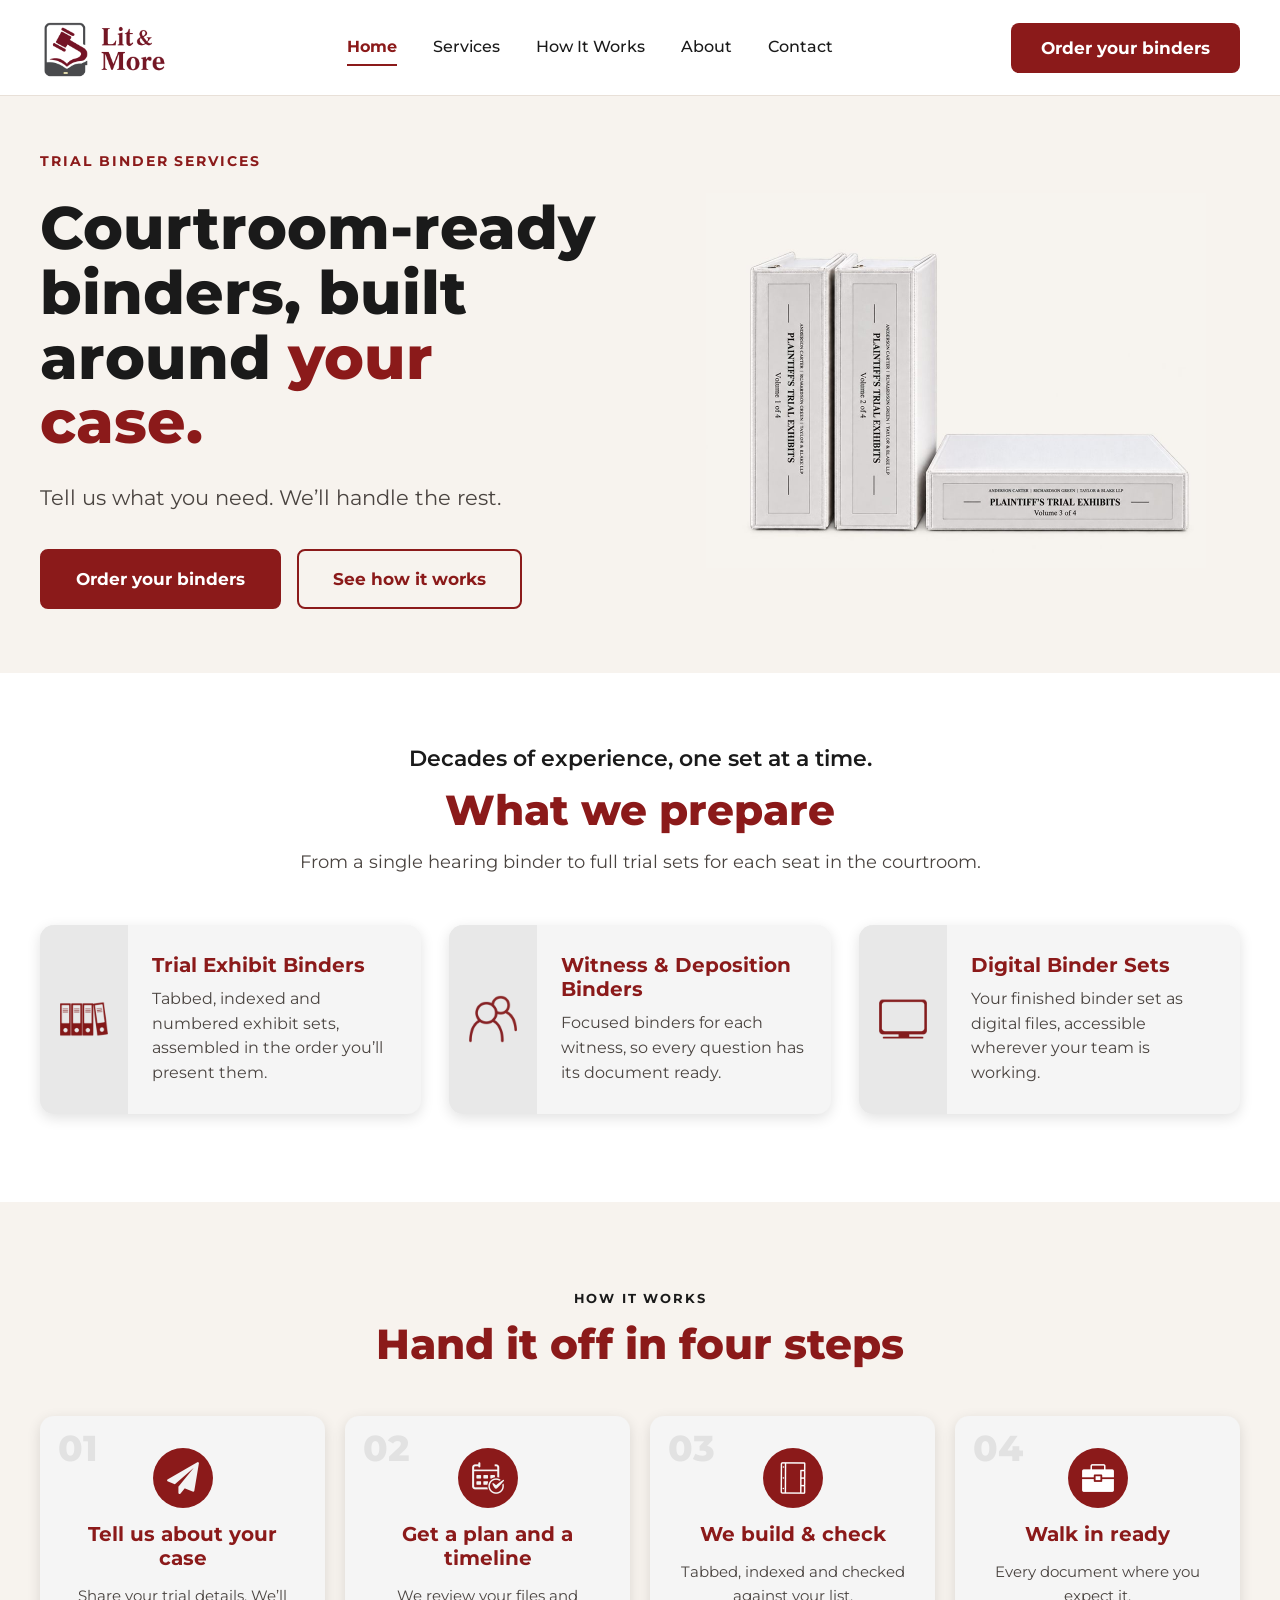
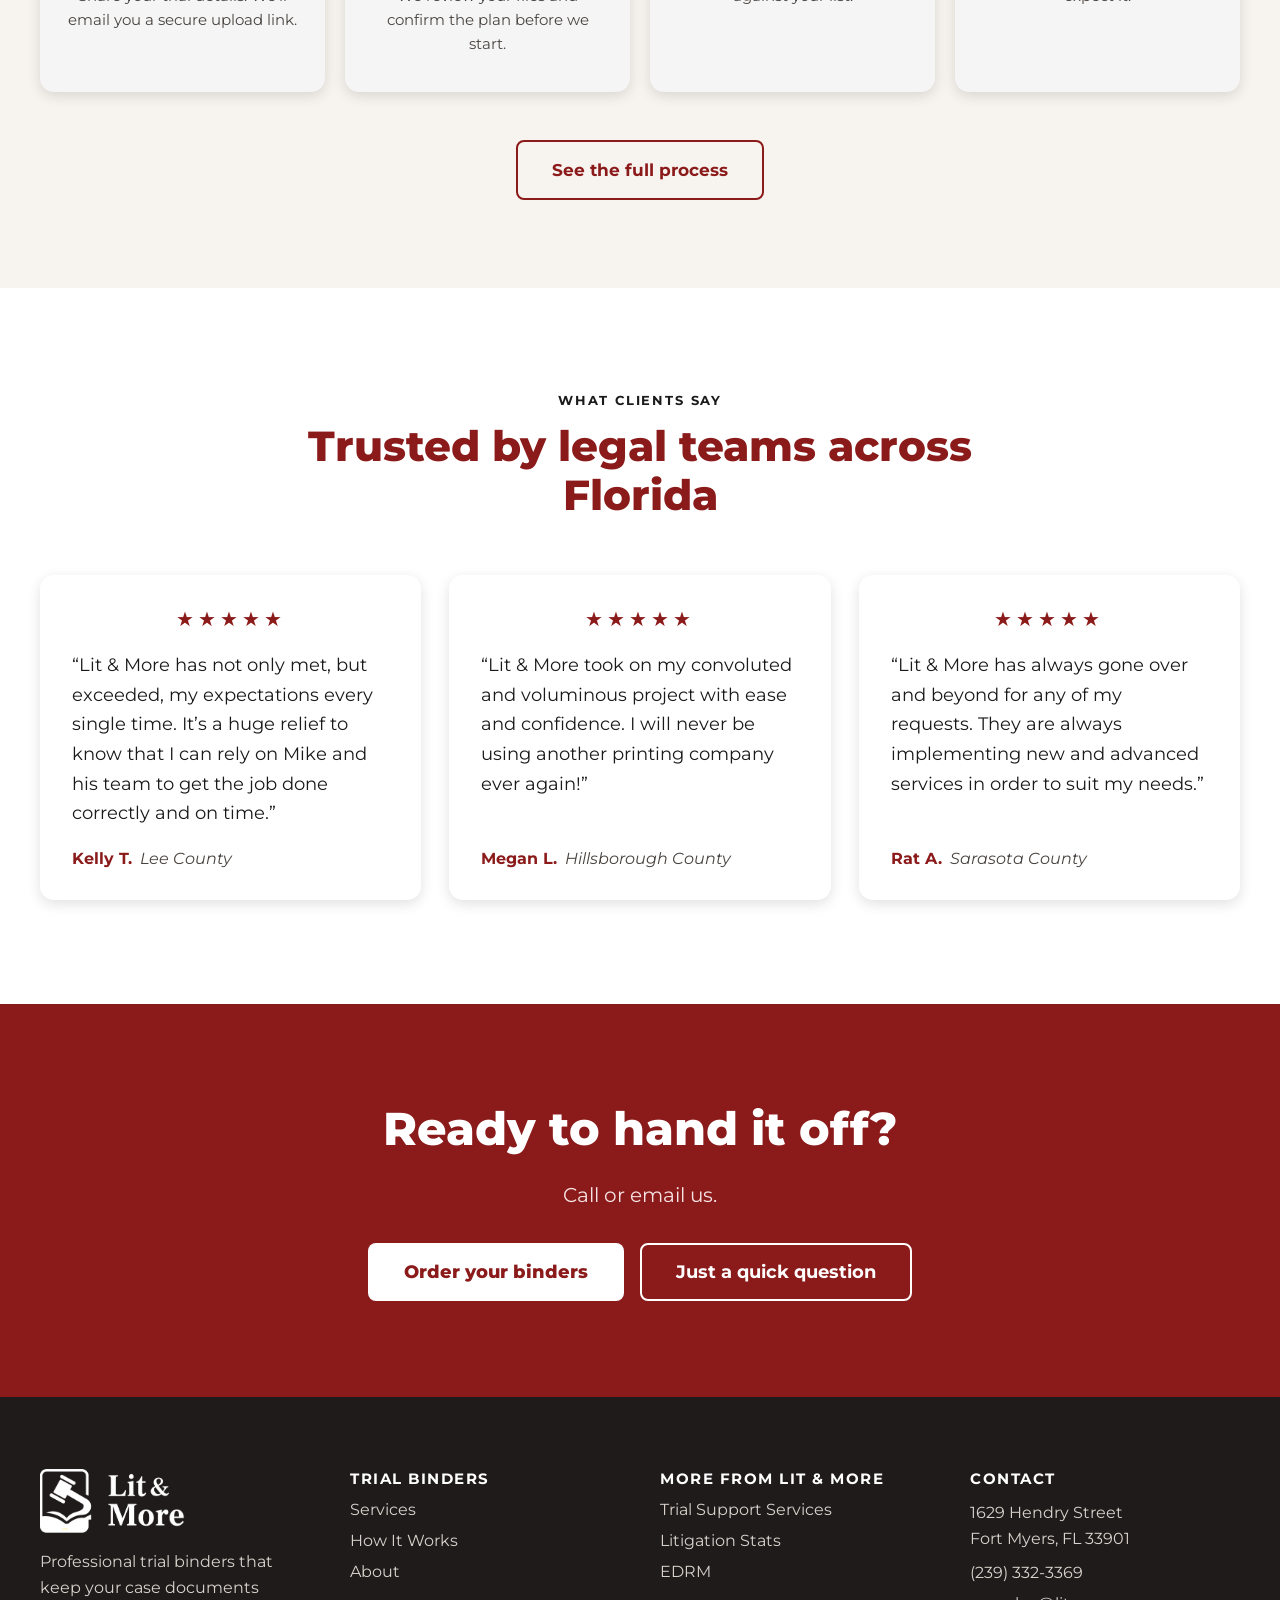
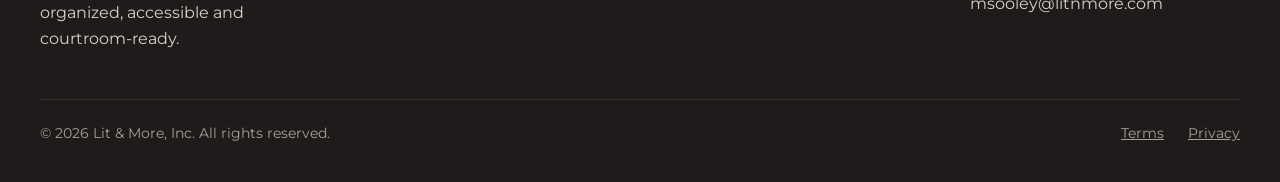
<file: site/index.html>
<!doctype html>
<html lang="en">
<head>
<meta charset="utf-8">
<meta name="viewport" content="width=device-width, initial-scale=1">
<meta name="description" content="Lit &amp; More builds trial exhibit binders, witness binders and digital binder sets to your specifications. Tell us what you need. We’ll handle the rest.">
<title>Home | Trial Binders | Lit &amp; More</title>
<link rel="preconnect" href="https://fonts.googleapis.com">
<link href="https://fonts.googleapis.com/css2?family=Montserrat:wght@400;500;600;700;800&amp;family=Libre+Baskerville:wght@700&amp;display=swap" rel="stylesheet">
<link rel="icon" type="image/png" href="images/favicon.png">
<link rel="apple-touch-icon" href="images/favicon.png">
<link rel="stylesheet" href="css/styles.css">
<script src="js/layout.js" defer></script>
<!-- Start of HubSpot Embed Code -->
<script type="text/javascript" id="hs-script-loader" async defer src="//js-na2.hs-scripts.com/243506781.js"></script>
<!-- End of HubSpot Embed Code -->
<!-- Google tag (Google Ads AW-17538746933 + GA4 G-P0MTHY1L7T) -->
<script async src="https://www.googletagmanager.com/gtag/js?id=G-P0MTHY1L7T"></script>
<script>
  window.dataLayer = window.dataLayer || [];
  function gtag(){dataLayer.push(arguments);}
  gtag('js', new Date());
  gtag('config', 'G-P0MTHY1L7T');
  gtag('config', 'AW-17538746933');
</script>
<!-- Meta Pixel Code -->
<script>
!function(f,b,e,v,n,t,s)
{if(f.fbq)return;n=f.fbq=function(){n.callMethod?
n.callMethod.apply(n,arguments):n.queue.push(arguments)};
if(!f._fbq)f._fbq=n;n.push=n;n.loaded=!0;n.version='2.0';
n.queue=[];t=b.createElement(e);t.async=!0;
t.src=v;s=b.getElementsByTagName(e)[0];
s.parentNode.insertBefore(t,s)}(window,document,'script',
'https://connect.facebook.net/en_US/fbevents.js');
fbq('init', '1133932535466548');
fbq('track', 'PageView');
</script>
<!-- End Meta Pixel Code -->
<!-- TikTok Pixel Code Start -->
<script>
!function (w, d, t) {
  w.TiktokAnalyticsObject=t;var ttq=w[t]=w[t]||[];ttq.methods=["page","track","identify","instances","debug","on","off","once","ready","alias","group","enableCookie","disableCookie","holdConsent","revokeConsent","grantConsent"],ttq.setAndDefer=function(t,e){t[e]=function(){t.push([e].concat(Array.prototype.slice.call(arguments,0)))}};for(var i=0;i<ttq.methods.length;i++)ttq.setAndDefer(ttq,ttq.methods[i]);ttq.instance=function(t){for(var e=ttq._i[t]||[],n=0;n<ttq.methods.length;n++)ttq.setAndDefer(e,ttq.methods[n]);return e},ttq.load=function(e,n){var r="https://analytics.tiktok.com/i18n/pixel/events.js",o=n&&n.partner;ttq._i=ttq._i||{},ttq._i[e]=[],ttq._i[e]._u=r,ttq._t=ttq._t||{},ttq._t[e]=+new Date,ttq._o=ttq._o||{},ttq._o[e]=n||{};n=document.createElement("script")
  ;n.type="text/javascript",n.async=!0,n.src=r+"?sdkid="+e+"&lib="+t;e=document.getElementsByTagName("script")[0];e.parentNode.insertBefore(n,e)};

  ttq.load('DAUGG83C77UB6V73O1QG');
  ttq.page();
}(window, document, 'ttq');
</script>
<!-- TikTok Pixel Code End -->
<!-- Reddit Pixel -->
<script>
!function(w,d){if(!w.rdt){var p=w.rdt=function(){p.sendEvent?p.sendEvent.apply(p,arguments):p.callQueue.push(arguments)};p.callQueue=[];var t=d.createElement("script");t.src="https://www.redditstatic.com/ads/pixel.js?pixel_id=a2_jruhtgcj9cix",t.async=!0;var s=d.getElementsByTagName("script")[0];s.parentNode.insertBefore(t,s)}}(window,document);rdt('init','a2_jruhtgcj9cix');rdt('track', 'PageVisit');
</script>
<!-- DO NOT MODIFY UNLESS TO REPLACE A USER IDENTIFIER -->
<!-- End Reddit Pixel -->
<!-- LinkedIn Insight Tag -->
<script type="text/javascript">
_linkedin_partner_id = "10968929";
window._linkedin_data_partner_ids = window._linkedin_data_partner_ids || [];
window._linkedin_data_partner_ids.push(_linkedin_partner_id);
</script>
<script type="text/javascript">
(function(l) {
if (!l){window.lintrk = function(a,b){window.lintrk.q.push([a,b])};
window.lintrk.q=[]}
var s = document.getElementsByTagName("script")[0];
var b = document.createElement("script");
b.type = "text/javascript";b.async = true;
b.src = "https://snap.licdn.com/li.lms-analytics/insight.min.js";
s.parentNode.insertBefore(b, s);})(window.lintrk);
</script>
<!-- End LinkedIn Insight Tag -->
<!-- Microsoft Clarity -->
<script type="text/javascript">
    (function(c,l,a,r,i,t,y){
        c[a]=c[a]||function(){(c[a].q=c[a].q||[]).push(arguments)};
        t=l.createElement(r);t.async=1;t.src="https://www.clarity.ms/tag/"+i;
        y=l.getElementsByTagName(r)[0];y.parentNode.insertBefore(t,y);
    })(window, document, "clarity", "script", "w3u6pwffmk");
</script>
<!-- End Microsoft Clarity -->
</head>
<body>
<!-- Meta Pixel (no-JavaScript fallback) -->
<noscript><img height="1" width="1" style="display:none" alt="" src="https://www.facebook.com/tr?id=1133932535466548&amp;ev=PageView&amp;noscript=1"></noscript>
<!-- LinkedIn Insight Tag (no-JavaScript fallback) -->
<noscript><img height="1" width="1" style="display:none;" alt="" src="https://px.ads.linkedin.com/collect/?pid=10968929&amp;fmt=gif"></noscript>
<div class="page" style="width: 100%; min-height: 100vh; display: flex; flex-direction: column; background: #FFFFFF; font-family: Montserrat, sans-serif; color: #1A1A1A">
<div id="site-header"></div>
<section style="background: #F7F3EE; padding: 56px 40px 64px; display: grid; grid-template-columns: repeat(2, minmax(0, 1fr)); gap: 64px; align-items: center"><div style="display: flex; flex-direction: column; gap: 26px"><div style="font-size: 14px; font-weight: 700; letter-spacing: 0.14em; text-transform: uppercase; color: #8B1A1A">Trial Binder Services</div><h1 style="margin: 0; font-size: 60px; line-height: 1.08; font-weight: 800; color: #1A1A1A">Courtroom-ready binders, built around <span style="color: #8B1A1A">your case.</span></h1><p style="margin: 0; font-size: 21px; line-height: 1.6; color: #4A4440">Tell us what you need. We’ll handle the rest.</p><div style="display: flex; gap: 16px; margin-top: 8px"><a href="/contact" style="text-decoration: none; font-weight: 700; font-size: 17px; padding: 18px 34px; border-radius: 8px; background: #8B1A1A; color: #FFFFFF; border: 2px solid #8B1A1A">Order your binders</a><a href="/how-it-works" style="text-decoration: none; font-weight: 700; font-size: 17px; padding: 18px 34px; border-radius: 8px; background: transparent; color: #8B1A1A; border: 2px solid #8B1A1A">See how it works</a></div></div><div style="display: flex; align-items: center; justify-content: center"><img src="images/hero-binders.jpg" alt="Three white trial exhibit binders labeled Plaintiff’s Trial Exhibits" width="1200" height="900" style="display: block; width: 100%; max-width: 500px; height: auto"></div></section><section style="padding: 72px 40px 88px; display: flex; flex-direction: column; align-items: center; gap: 48px"><div style="display: flex; flex-direction: column; align-items: center; gap: 14px; text-align: center; max-width: 820px"><p style="margin: 0; font-size: 22px; font-weight: 600; color: #1A1A1A">Decades of experience, one set at a time.</p><h2 style="margin: 0; font-size: 42px; line-height: 1.15; font-weight: 800; color: #8B1A1A">What we prepare</h2><p style="margin: 0; font-size: 18px; line-height: 1.6; color: #4A4440">From a single hearing binder to full trial sets for each seat in the courtroom.</p></div><div style="display: grid; grid-template-columns: repeat(3, minmax(0, 1fr)); gap: 28px; width: 100%"><div style="background: #F5F5F5; border-radius: 14px; box-shadow: 0 4px 14px rgba(0,0,0,0.12); display: flex; overflow: hidden"><div style="width: 88px; flex-shrink: 0; background: #E8E8E8; display: flex; align-items: center; justify-content: center"><img src="images/icon-trial-binders.png" alt="Trial exhibit binders icon" width="48" height="48" style="display: block; width: 48px; height: 48px"></div><div style="padding: 28px 24px; display: flex; flex-direction: column; gap: 10px; justify-content: center"><h3 style="margin: 0; font-size: 20px; font-weight: 700; color: #8B1A1A">Trial Exhibit Binders</h3><p style="margin: 0; font-size: 16px; line-height: 1.55; color: #4A4440">Tabbed, indexed and numbered exhibit sets, assembled in the order you’ll present them.</p></div></div><div style="background: #F5F5F5; border-radius: 14px; box-shadow: 0 4px 14px rgba(0,0,0,0.12); display: flex; overflow: hidden"><div style="width: 88px; flex-shrink: 0; background: #E8E8E8; display: flex; align-items: center; justify-content: center"><img src="images/icon-witness.png" alt="Witness binders icon" width="48" height="48" style="display: block; width: 48px; height: 48px"></div><div style="padding: 28px 24px; display: flex; flex-direction: column; gap: 10px; justify-content: center"><h3 style="margin: 0; font-size: 20px; font-weight: 700; color: #8B1A1A">Witness &amp; Deposition Binders</h3><p style="margin: 0; font-size: 16px; line-height: 1.55; color: #4A4440">Focused binders for each witness, so every question has its document ready.</p></div></div><div style="background: #F5F5F5; border-radius: 14px; box-shadow: 0 4px 14px rgba(0,0,0,0.12); display: flex; overflow: hidden"><div style="width: 88px; flex-shrink: 0; background: #E8E8E8; display: flex; align-items: center; justify-content: center"><img src="images/icon-digital.png" alt="Digital binder sets icon" width="48" height="48" style="display: block; width: 48px; height: 48px"></div><div style="padding: 28px 24px; display: flex; flex-direction: column; gap: 10px; justify-content: center"><h3 style="margin: 0; font-size: 20px; font-weight: 700; color: #8B1A1A">Digital Binder Sets</h3><p style="margin: 0; font-size: 16px; line-height: 1.55; color: #4A4440">Your finished binder set as digital files, accessible wherever your team is working.</p></div></div></div></section><section style="background: #F7F3EE; padding: 88px 40px; display: flex; flex-direction: column; align-items: center; gap: 48px"><div style="display: flex; flex-direction: column; align-items: center; gap: 14px; text-align: center; max-width: 820px"><div style="font-size: 13px; font-weight: 700; letter-spacing: 0.14em; text-transform: uppercase; color: #1A1A1A">How it works</div><h2 style="margin: 0; font-size: 42px; line-height: 1.15; font-weight: 800; color: #8B1A1A">Hand it off in four steps</h2></div><div style="display: grid; grid-template-columns: repeat(4, minmax(0, 1fr)); gap: 20px; width: 100%"><div style="background: #F5F5F5; border-radius: 14px; box-shadow: 0 4px 14px rgba(0,0,0,0.12); position: relative; padding: 32px 24px 36px; display: flex; flex-direction: column; align-items: center; gap: 14px; text-align: center"><div style="position: absolute; top: 14px; left: 18px; font-size: 36px; font-weight: 800; color: #E2E2E2; line-height: 1">01</div><div style="width: 60px; height: 60px; border-radius: 50%; background: #8B1A1A; display: flex; align-items: center; justify-content: center"><img src="images/icon-step-send.png" alt="Tell us about your case icon" width="32" height="32" style="display: block; width: 32px; height: 32px"></div><h3 style="margin: 0; font-size: 20px; font-weight: 700; color: #8B1A1A">Tell us about your case</h3><p style="margin: 0; font-size: 15px; line-height: 1.6; color: #4A4440">Share your trial details. We’ll email you a secure upload link.</p></div><div style="background: #F5F5F5; border-radius: 14px; box-shadow: 0 4px 14px rgba(0,0,0,0.12); position: relative; padding: 32px 24px 36px; display: flex; flex-direction: column; align-items: center; gap: 14px; text-align: center"><div style="position: absolute; top: 14px; left: 18px; font-size: 36px; font-weight: 800; color: #E2E2E2; line-height: 1">02</div><div style="width: 60px; height: 60px; border-radius: 50%; background: #8B1A1A; display: flex; align-items: center; justify-content: center"><img src="images/icon-step-plan.png" alt="Plan and timeline icon" width="32" height="32" style="display: block; width: 32px; height: 32px"></div><h3 style="margin: 0; font-size: 20px; font-weight: 700; color: #8B1A1A">Get a plan and a timeline</h3><p style="margin: 0; font-size: 15px; line-height: 1.6; color: #4A4440">We review your files and confirm the plan before we start.</p></div><div style="background: #F5F5F5; border-radius: 14px; box-shadow: 0 4px 14px rgba(0,0,0,0.12); position: relative; padding: 32px 24px 36px; display: flex; flex-direction: column; align-items: center; gap: 14px; text-align: center"><div style="position: absolute; top: 14px; left: 18px; font-size: 36px; font-weight: 800; color: #E2E2E2; line-height: 1">03</div><div style="width: 60px; height: 60px; border-radius: 50%; background: #8B1A1A; display: flex; align-items: center; justify-content: center"><img src="images/icon-step-build.png" alt="Build and check icon" width="32" height="32" style="display: block; width: 32px; height: 32px"></div><h3 style="margin: 0; font-size: 20px; font-weight: 700; color: #8B1A1A">We build &amp; check</h3><p style="margin: 0; font-size: 15px; line-height: 1.6; color: #4A4440">Tabbed, indexed and checked against your list.</p></div><div style="background: #F5F5F5; border-radius: 14px; box-shadow: 0 4px 14px rgba(0,0,0,0.12); position: relative; padding: 32px 24px 36px; display: flex; flex-direction: column; align-items: center; gap: 14px; text-align: center"><div style="position: absolute; top: 14px; left: 18px; font-size: 36px; font-weight: 800; color: #E2E2E2; line-height: 1">04</div><div style="width: 60px; height: 60px; border-radius: 50%; background: #8B1A1A; display: flex; align-items: center; justify-content: center"><img src="images/icon-step-ready.png" alt="Walk in ready icon" width="32" height="32" style="display: block; width: 32px; height: 32px"></div><h3 style="margin: 0; font-size: 20px; font-weight: 700; color: #8B1A1A">Walk in ready</h3><p style="margin: 0; font-size: 15px; line-height: 1.6; color: #4A4440">Every document where you expect it.</p></div></div><a href="/how-it-works" style="text-decoration: none; font-weight: 700; font-size: 17px; padding: 18px 34px; border-radius: 8px; background: transparent; color: #8B1A1A; border: 2px solid #8B1A1A">See the full process</a></section><section style="background: #FFFFFF; padding: 104px 40px; display: flex; flex-direction: column; align-items: center; gap: 56px"><div style="display: flex; flex-direction: column; align-items: center; gap: 14px; text-align: center; max-width: 820px"><div style="font-size: 13px; font-weight: 700; letter-spacing: 0.14em; text-transform: uppercase; color: #1A1A1A">What clients say</div><h2 style="margin: 0; font-size: 42px; line-height: 1.15; font-weight: 800; color: #8B1A1A">Trusted by legal teams across Florida</h2></div><div style="display: grid; grid-template-columns: repeat(3, minmax(0, 1fr)); gap: 28px; width: 100%"><figure style="margin: 0; background: #FFFFFF; border-radius: 14px; box-shadow: 0 4px 14px rgba(0,0,0,0.12); padding: 32px; display: flex; flex-direction: column; gap: 20px"><div style="text-align: center; font-size: 20px; letter-spacing: 4px; color: #8B1A1A" role="img" aria-label="5 out of 5 stars">★★★★★</div><blockquote style="margin: 0; font-size: 18px; line-height: 1.65; color: #1A1A1A">“Lit &amp; More has not only met, but exceeded, my expectations every single time. It’s a huge relief to know that I can rely on Mike and his team to get the job done correctly and on time.”</blockquote><figcaption style="margin-top: auto; font-size: 16px; color: #4A4440"><span style="font-weight: 700; color: #8B1A1A">Kelly T.</span>&nbsp;&nbsp;<em>Lee County</em></figcaption></figure><figure style="margin: 0; background: #FFFFFF; border-radius: 14px; box-shadow: 0 4px 14px rgba(0,0,0,0.12); padding: 32px; display: flex; flex-direction: column; gap: 20px"><div style="text-align: center; font-size: 20px; letter-spacing: 4px; color: #8B1A1A" role="img" aria-label="5 out of 5 stars">★★★★★</div><blockquote style="margin: 0; font-size: 18px; line-height: 1.65; color: #1A1A1A">“Lit &amp; More took on my convoluted and voluminous project with ease and confidence. I will never be using another printing company ever again!”</blockquote><figcaption style="margin-top: auto; font-size: 16px; color: #4A4440"><span style="font-weight: 700; color: #8B1A1A">Megan L.</span>&nbsp;&nbsp;<em>Hillsborough County</em></figcaption></figure><figure style="margin: 0; background: #FFFFFF; border-radius: 14px; box-shadow: 0 4px 14px rgba(0,0,0,0.12); padding: 32px; display: flex; flex-direction: column; gap: 20px"><div style="text-align: center; font-size: 20px; letter-spacing: 4px; color: #8B1A1A" role="img" aria-label="5 out of 5 stars">★★★★★</div><blockquote style="margin: 0; font-size: 18px; line-height: 1.65; color: #1A1A1A">“Lit &amp; More has always gone over and beyond for any of my requests. They are always implementing new and advanced services in order to suit my needs.”</blockquote><figcaption style="margin-top: auto; font-size: 16px; color: #4A4440"><span style="font-weight: 700; color: #8B1A1A">Rat A.</span>&nbsp;&nbsp;<em>Sarasota County</em></figcaption></figure></div></section><section style="background: #8B1A1A; padding: 96px 40px; display: flex; flex-direction: column; align-items: center; gap: 22px; text-align: center"><h2 style="margin: 0; font-size: 46px; font-weight: 800; color: #FFFFFF">Ready to hand it off?</h2><p style="margin: 0; font-size: 20px; line-height: 1.6; color: #F6E4E4; max-width: 720px">Call or email us.</p><div style="display: flex; gap: 16px; margin-top: 10px"><a href="/contact" style="text-decoration: none; background: #FFFFFF; color: #8B1A1A; font-weight: 800; font-size: 18px; padding: 18px 36px; border-radius: 8px">Order your binders</a><a href="/contact" style="text-decoration: none; background: transparent; color: #FFFFFF; font-weight: 700; font-size: 18px; padding: 16px 34px; border-radius: 8px; border: 2px solid #FFFFFF">Just a quick question</a></div></section>
<div id="site-footer"></div>
</div>
</body>
</html>
</file>
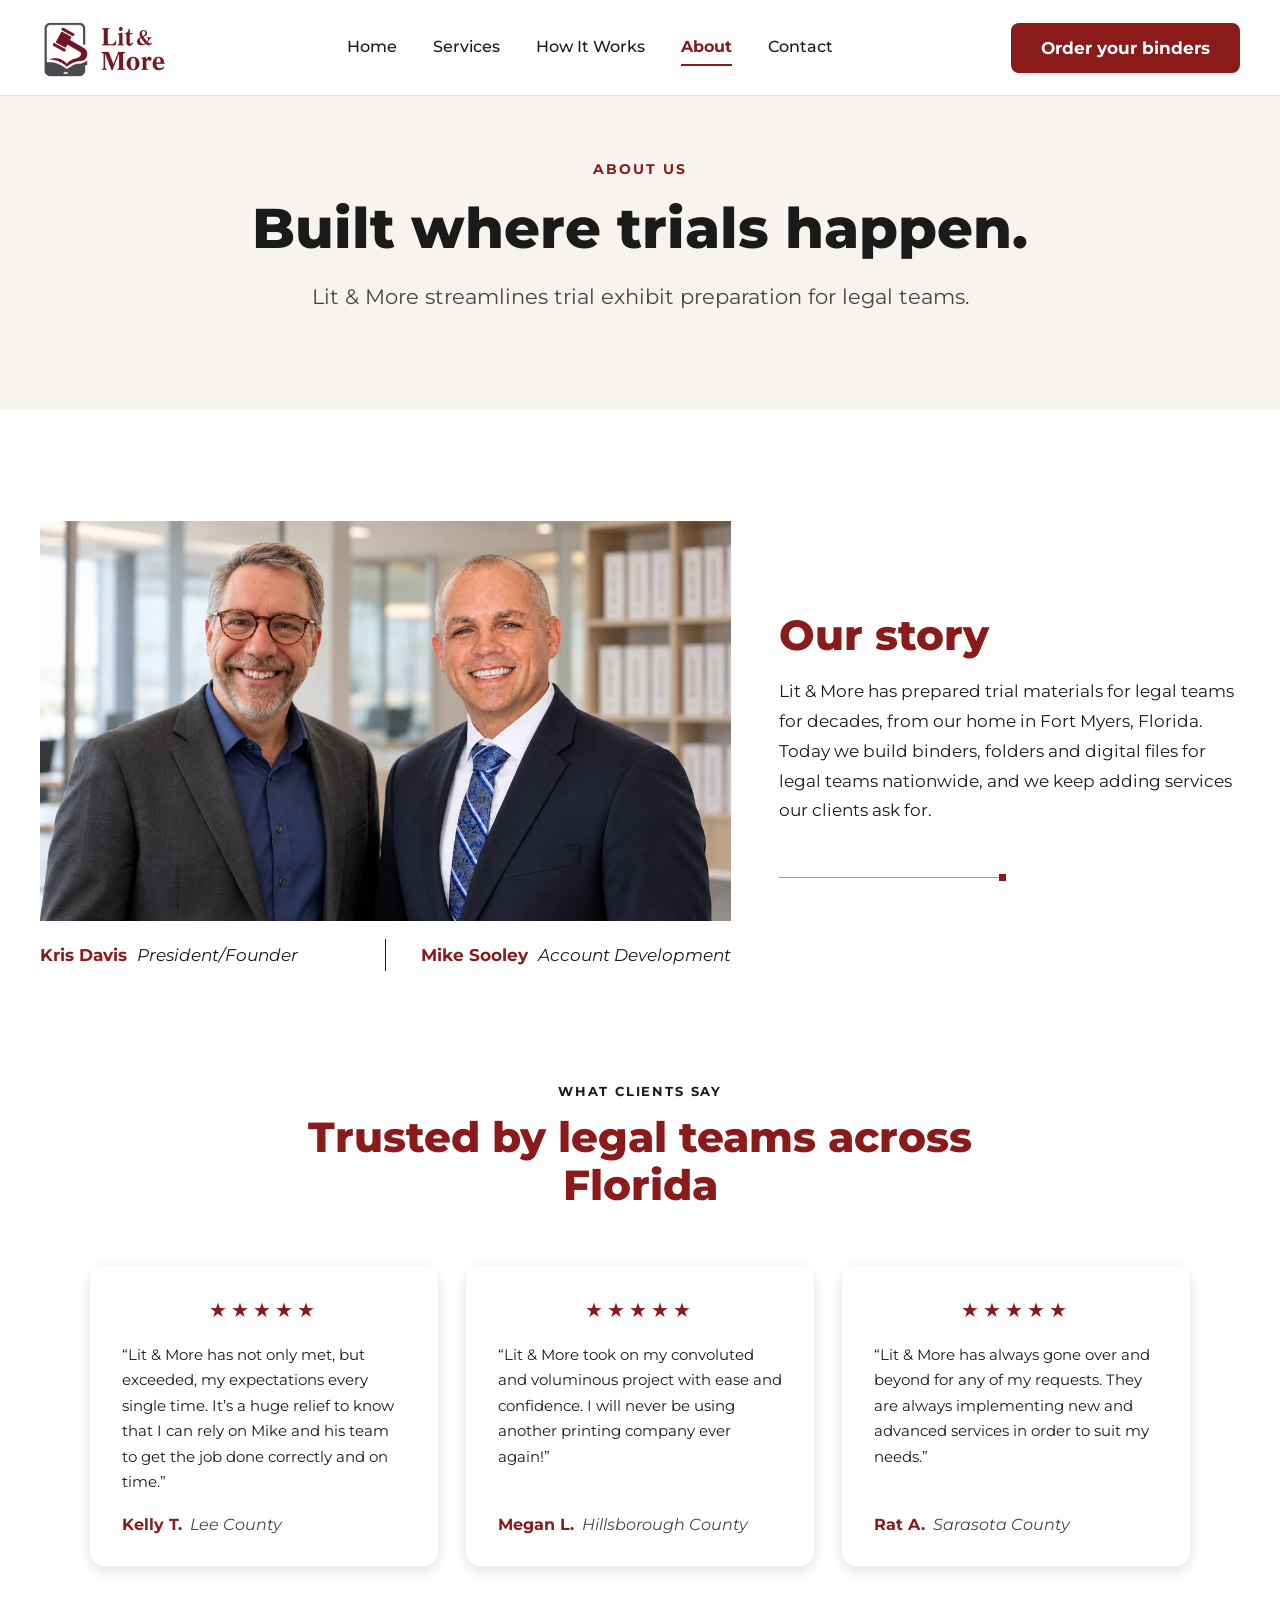
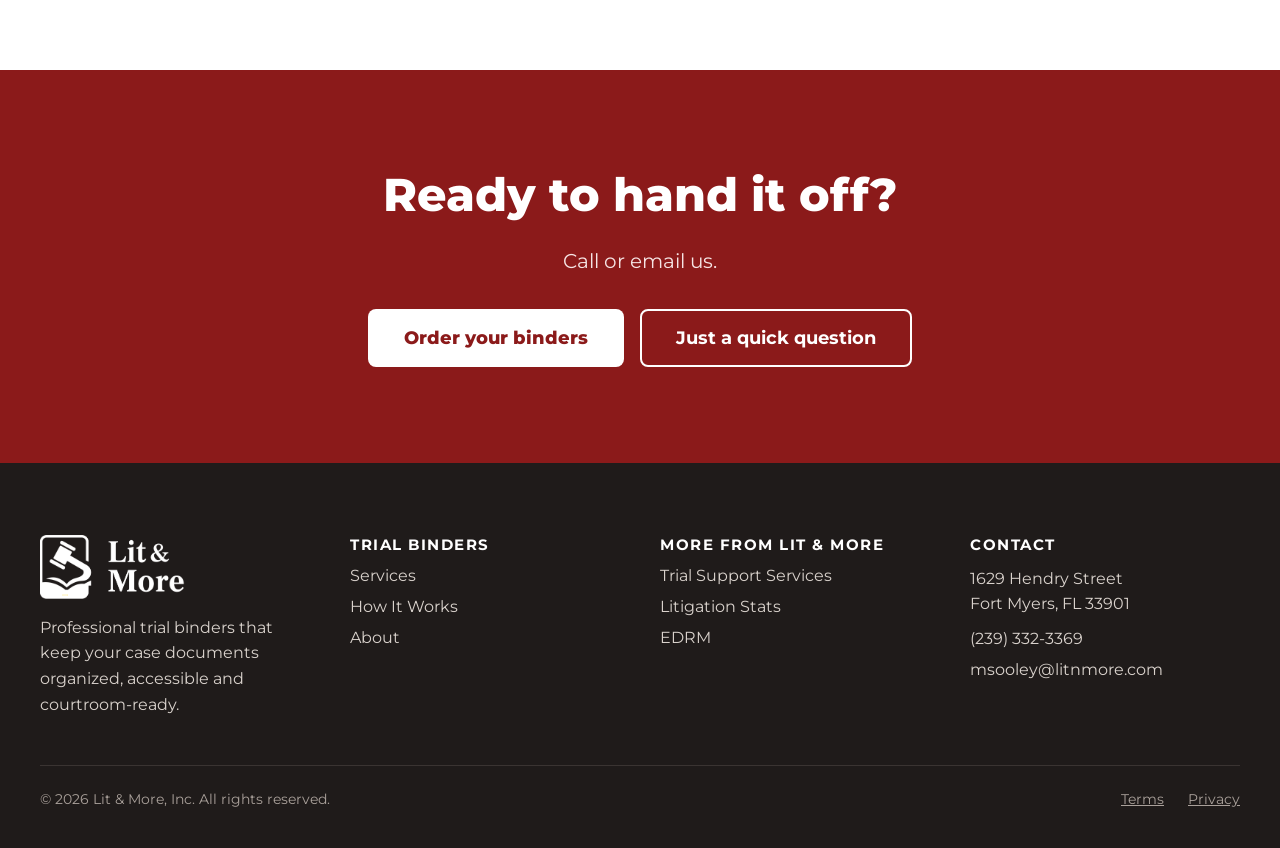
<file: site/about.html>
<!doctype html>
<html lang="en">
<head>
<meta charset="utf-8">
<meta name="viewport" content="width=device-width, initial-scale=1">
<meta name="description" content="Lit &amp; More has prepared trial materials for legal teams for decades from Fort Myers, Florida. Binders, folders and digital files for legal teams nationwide.">
<title>About | Trial Binders | Lit &amp; More</title>
<link rel="preconnect" href="https://fonts.googleapis.com">
<link href="https://fonts.googleapis.com/css2?family=Montserrat:wght@400;500;600;700;800&amp;family=Libre+Baskerville:wght@700&amp;display=swap" rel="stylesheet">
<link rel="icon" type="image/png" href="images/favicon.png">
<link rel="apple-touch-icon" href="images/favicon.png">
<link rel="stylesheet" href="css/styles.css">
<script src="js/layout.js" defer></script>
<!-- Start of HubSpot Embed Code -->
<script type="text/javascript" id="hs-script-loader" async defer src="//js-na2.hs-scripts.com/243506781.js"></script>
<!-- End of HubSpot Embed Code -->
<!-- Google tag (Google Ads AW-17538746933 + GA4 G-P0MTHY1L7T) -->
<script async src="https://www.googletagmanager.com/gtag/js?id=G-P0MTHY1L7T"></script>
<script>
  window.dataLayer = window.dataLayer || [];
  function gtag(){dataLayer.push(arguments);}
  gtag('js', new Date());
  gtag('config', 'G-P0MTHY1L7T');
  gtag('config', 'AW-17538746933');
</script>
<!-- Meta Pixel Code -->
<script>
!function(f,b,e,v,n,t,s)
{if(f.fbq)return;n=f.fbq=function(){n.callMethod?
n.callMethod.apply(n,arguments):n.queue.push(arguments)};
if(!f._fbq)f._fbq=n;n.push=n;n.loaded=!0;n.version='2.0';
n.queue=[];t=b.createElement(e);t.async=!0;
t.src=v;s=b.getElementsByTagName(e)[0];
s.parentNode.insertBefore(t,s)}(window,document,'script',
'https://connect.facebook.net/en_US/fbevents.js');
fbq('init', '1133932535466548');
fbq('track', 'PageView');
</script>
<!-- End Meta Pixel Code -->
<!-- TikTok Pixel Code Start -->
<script>
!function (w, d, t) {
  w.TiktokAnalyticsObject=t;var ttq=w[t]=w[t]||[];ttq.methods=["page","track","identify","instances","debug","on","off","once","ready","alias","group","enableCookie","disableCookie","holdConsent","revokeConsent","grantConsent"],ttq.setAndDefer=function(t,e){t[e]=function(){t.push([e].concat(Array.prototype.slice.call(arguments,0)))}};for(var i=0;i<ttq.methods.length;i++)ttq.setAndDefer(ttq,ttq.methods[i]);ttq.instance=function(t){for(var e=ttq._i[t]||[],n=0;n<ttq.methods.length;n++)ttq.setAndDefer(e,ttq.methods[n]);return e},ttq.load=function(e,n){var r="https://analytics.tiktok.com/i18n/pixel/events.js",o=n&&n.partner;ttq._i=ttq._i||{},ttq._i[e]=[],ttq._i[e]._u=r,ttq._t=ttq._t||{},ttq._t[e]=+new Date,ttq._o=ttq._o||{},ttq._o[e]=n||{};n=document.createElement("script")
  ;n.type="text/javascript",n.async=!0,n.src=r+"?sdkid="+e+"&lib="+t;e=document.getElementsByTagName("script")[0];e.parentNode.insertBefore(n,e)};

  ttq.load('DAUGG83C77UB6V73O1QG');
  ttq.page();
}(window, document, 'ttq');
</script>
<!-- TikTok Pixel Code End -->
<!-- Reddit Pixel -->
<script>
!function(w,d){if(!w.rdt){var p=w.rdt=function(){p.sendEvent?p.sendEvent.apply(p,arguments):p.callQueue.push(arguments)};p.callQueue=[];var t=d.createElement("script");t.src="https://www.redditstatic.com/ads/pixel.js?pixel_id=a2_jruhtgcj9cix",t.async=!0;var s=d.getElementsByTagName("script")[0];s.parentNode.insertBefore(t,s)}}(window,document);rdt('init','a2_jruhtgcj9cix');rdt('track', 'PageVisit');
</script>
<!-- DO NOT MODIFY UNLESS TO REPLACE A USER IDENTIFIER -->
<!-- End Reddit Pixel -->
<!-- LinkedIn Insight Tag -->
<script type="text/javascript">
_linkedin_partner_id = "10968929";
window._linkedin_data_partner_ids = window._linkedin_data_partner_ids || [];
window._linkedin_data_partner_ids.push(_linkedin_partner_id);
</script>
<script type="text/javascript">
(function(l) {
if (!l){window.lintrk = function(a,b){window.lintrk.q.push([a,b])};
window.lintrk.q=[]}
var s = document.getElementsByTagName("script")[0];
var b = document.createElement("script");
b.type = "text/javascript";b.async = true;
b.src = "https://snap.licdn.com/li.lms-analytics/insight.min.js";
s.parentNode.insertBefore(b, s);})(window.lintrk);
</script>
<!-- End LinkedIn Insight Tag -->
<!-- Microsoft Clarity -->
<script type="text/javascript">
    (function(c,l,a,r,i,t,y){
        c[a]=c[a]||function(){(c[a].q=c[a].q||[]).push(arguments)};
        t=l.createElement(r);t.async=1;t.src="https://www.clarity.ms/tag/"+i;
        y=l.getElementsByTagName(r)[0];y.parentNode.insertBefore(t,y);
    })(window, document, "clarity", "script", "w3u6pwffmk");
</script>
<!-- End Microsoft Clarity -->
</head>
<body>
<!-- Meta Pixel (no-JavaScript fallback) -->
<noscript><img height="1" width="1" style="display:none" alt="" src="https://www.facebook.com/tr?id=1133932535466548&amp;ev=PageView&amp;noscript=1"></noscript>
<!-- LinkedIn Insight Tag (no-JavaScript fallback) -->
<noscript><img height="1" width="1" style="display:none;" alt="" src="https://px.ads.linkedin.com/collect/?pid=10968929&amp;fmt=gif"></noscript>
<div class="page" style="width: 100%; min-height: 100vh; display: flex; flex-direction: column; background: #FFFFFF; font-family: Montserrat, sans-serif; color: #1A1A1A">
<div id="site-header"></div>
<section style="background: #F7F3EE; padding: 64px 40px 96px; display: flex; flex-direction: column; align-items: center; gap: 20px; text-align: center"><div style="font-size: 14px; font-weight: 700; letter-spacing: 0.14em; text-transform: uppercase; color: #8B1A1A">About Us</div><h1 style="margin: 0; font-size: 56px; line-height: 1.1; font-weight: 800; color: #1A1A1A; max-width: 980px">Built where trials happen.</h1><p style="margin: 0; font-size: 21px; line-height: 1.6; color: #4A4440; max-width: 780px">Lit &amp; More streamlines trial exhibit preparation for legal teams.</p></section><section style="padding: 112px 40px 56px; display: flex; justify-content: center"><div style="display: grid; grid-template-columns: minmax(0, 1.5fr) minmax(0, 1fr); gap: 48px; align-items: center; width: 100%; max-width: 1200px"><figure style="margin: 0; display: flex; flex-direction: column; gap: 18px"><img src="images/photo-about-team.jpg" alt="Kris Davis, President/Founder, and Mike Sooley, Account Development, in the Lit &amp; More office" width="1200" height="675" style="display: block; width: 100%; height: 400px; object-fit: cover; object-position: center"><figcaption style="display: flex; gap: 20px; align-items: center; font-size: 17px"><span style="flex: 1; display: flex; flex-wrap: wrap; align-items: baseline; gap: 4px 10px; justify-content: flex-start"><strong style="font-weight: 700; color: #8B1A1A">Kris Davis</strong><em style="color: #1A1A1A">President/Founder</em></span><span aria-hidden="true" style="display: block; flex-shrink: 0; width: 1px; height: 32px; background: #1A1A1A"></span><span style="flex: 1; display: flex; flex-wrap: wrap; align-items: baseline; gap: 4px 10px; justify-content: flex-end; text-align: right"><strong style="font-weight: 700; color: #8B1A1A">Mike Sooley</strong><em style="color: #1A1A1A">Account Development</em></span></figcaption></figure><div style="display: flex; flex-direction: column; align-items: flex-start; gap: 18px"><h2 style="margin: 0; font-size: 42px; line-height: 1.15; font-weight: 800; color: #8B1A1A">Our story</h2><p style="margin: 0; font-size: 17px; line-height: 1.75; color: #1A1A1A">Lit &amp; More has prepared trial materials for legal teams for decades, from our home in Fort Myers, Florida. Today we build binders, folders and digital files for legal teams nationwide, and we keep adding services our clients ask for.</p><div aria-hidden="true" style="display: flex; align-items: center; margin-top: 30px"><span style="display: block; width: 220px; height: 1px; background: #9A9A9A"></span><span style="display: block; width: 7px; height: 7px; background: #8B1A1A"></span></div></div></div></section><section style="background: #FFFFFF; padding: 56px 40px 104px; display: flex; flex-direction: column; align-items: center; gap: 56px"><div style="display: flex; flex-direction: column; align-items: center; gap: 14px; text-align: center; max-width: 820px"><div style="font-size: 13px; font-weight: 700; letter-spacing: 0.14em; text-transform: uppercase; color: #1A1A1A">What clients say</div><h2 style="margin: 0; font-size: 42px; line-height: 1.15; font-weight: 800; color: #8B1A1A">Trusted by legal teams across Florida</h2></div><div style="display: grid; grid-template-columns: repeat(3, minmax(0, 1fr)); gap: 28px; width: 100%; max-width: 1100px"><figure style="margin: 0; background: #FFFFFF; border-radius: 14px; box-shadow: 0 4px 14px rgba(0,0,0,0.12); padding: 32px; display: flex; flex-direction: column; gap: 20px"><div style="text-align: center; font-size: 20px; letter-spacing: 4px; color: #8B1A1A" role="img" aria-label="5 out of 5 stars">★★★★★</div><blockquote style="margin: 0; font-size: 15px; line-height: 1.7; color: #1A1A1A">“Lit &amp; More has not only met, but exceeded, my expectations every single time. It’s a huge relief to know that I can rely on Mike and his team to get the job done correctly and on time.”</blockquote><figcaption style="margin-top: auto; font-size: 16px; color: #4A4440"><span style="font-weight: 700; color: #8B1A1A">Kelly T.</span>&nbsp;&nbsp;<em>Lee County</em></figcaption></figure><figure style="margin: 0; background: #FFFFFF; border-radius: 14px; box-shadow: 0 4px 14px rgba(0,0,0,0.12); padding: 32px; display: flex; flex-direction: column; gap: 20px"><div style="text-align: center; font-size: 20px; letter-spacing: 4px; color: #8B1A1A" role="img" aria-label="5 out of 5 stars">★★★★★</div><blockquote style="margin: 0; font-size: 15px; line-height: 1.7; color: #1A1A1A">“Lit &amp; More took on my convoluted and voluminous project with ease and confidence. I will never be using another printing company ever again!”</blockquote><figcaption style="margin-top: auto; font-size: 16px; color: #4A4440"><span style="font-weight: 700; color: #8B1A1A">Megan L.</span>&nbsp;&nbsp;<em>Hillsborough County</em></figcaption></figure><figure style="margin: 0; background: #FFFFFF; border-radius: 14px; box-shadow: 0 4px 14px rgba(0,0,0,0.12); padding: 32px; display: flex; flex-direction: column; gap: 20px"><div style="text-align: center; font-size: 20px; letter-spacing: 4px; color: #8B1A1A" role="img" aria-label="5 out of 5 stars">★★★★★</div><blockquote style="margin: 0; font-size: 15px; line-height: 1.7; color: #1A1A1A">“Lit &amp; More has always gone over and beyond for any of my requests. They are always implementing new and advanced services in order to suit my needs.”</blockquote><figcaption style="margin-top: auto; font-size: 16px; color: #4A4440"><span style="font-weight: 700; color: #8B1A1A">Rat A.</span>&nbsp;&nbsp;<em>Sarasota County</em></figcaption></figure></div></section><section style="background: #8B1A1A; padding: 96px 40px; display: flex; flex-direction: column; align-items: center; gap: 22px; text-align: center"><h2 style="margin: 0; font-size: 46px; font-weight: 800; color: #FFFFFF">Ready to hand it off?</h2><p style="margin: 0; font-size: 20px; line-height: 1.6; color: #F6E4E4; max-width: 720px">Call or email us.</p><div style="display: flex; gap: 16px; margin-top: 10px"><a href="/contact" style="text-decoration: none; background: #FFFFFF; color: #8B1A1A; font-weight: 800; font-size: 18px; padding: 18px 36px; border-radius: 8px">Order your binders</a><a href="/contact" style="text-decoration: none; background: transparent; color: #FFFFFF; font-weight: 700; font-size: 18px; padding: 16px 34px; border-radius: 8px; border: 2px solid #FFFFFF">Just a quick question</a></div></section>
<div id="site-footer"></div>
</div>
</body>
</html>
</file>
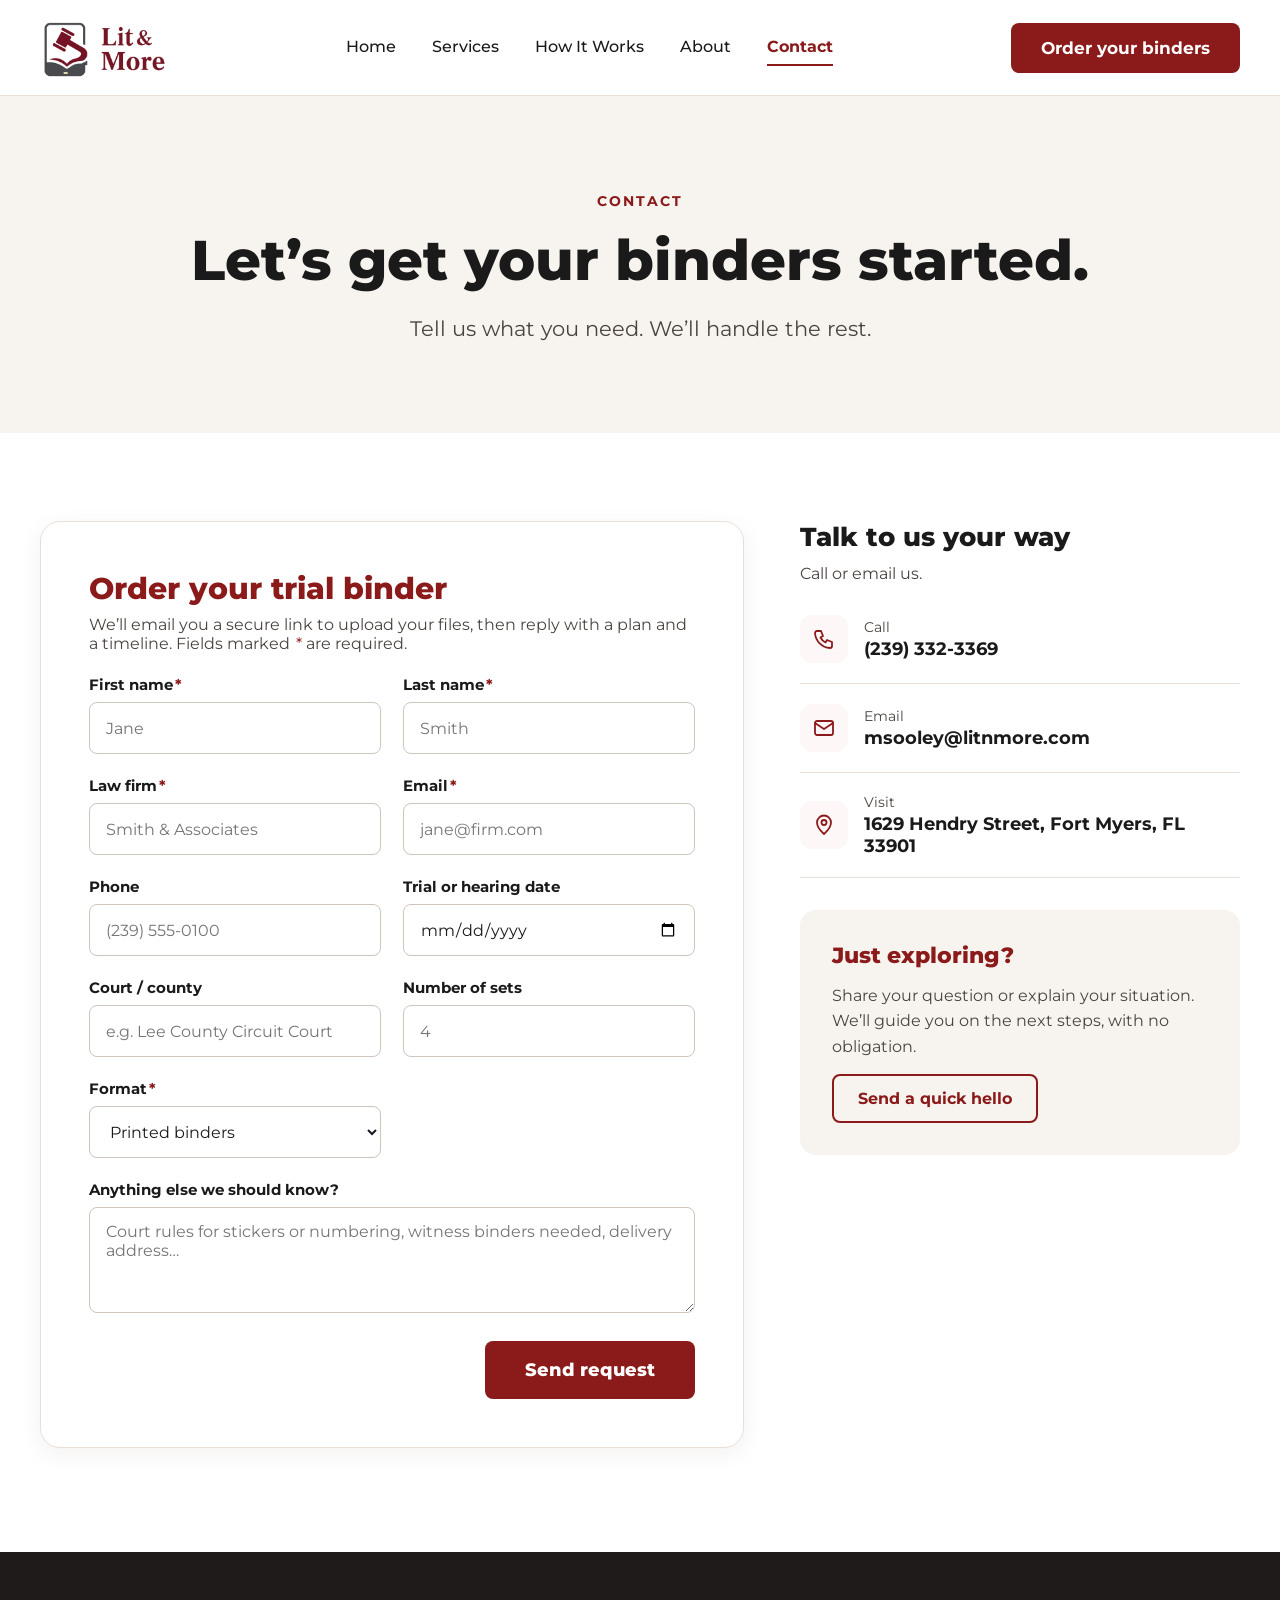
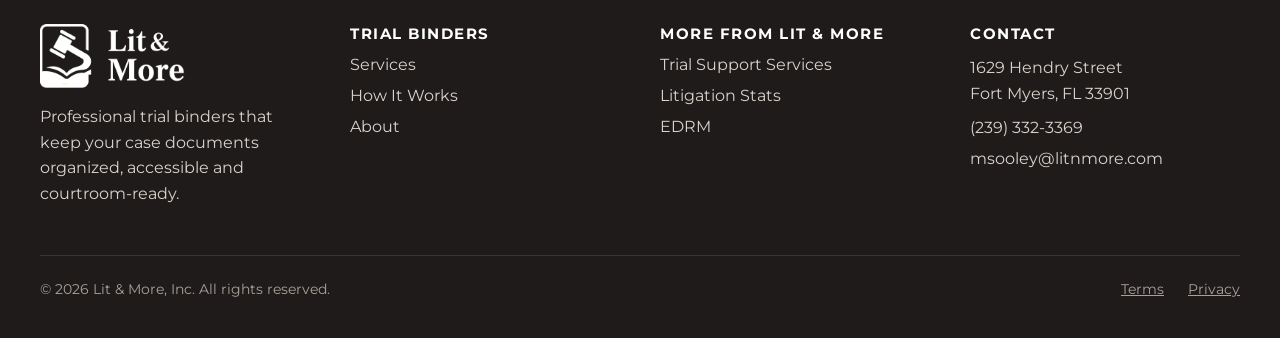
<file: site/contact.html>
<!doctype html>
<html lang="en">
<head>
<meta charset="utf-8">
<meta name="viewport" content="width=device-width, initial-scale=1">
<meta name="description" content="Order your trial binder from Lit &amp; More. Tell us about your trial and we’ll email you a secure upload link, then a plan and a timeline.">
<title>Contact | Trial Binders | Lit &amp; More</title>
<link rel="preconnect" href="https://fonts.googleapis.com">
<link href="https://fonts.googleapis.com/css2?family=Montserrat:wght@400;500;600;700;800&amp;family=Libre+Baskerville:wght@700&amp;display=swap" rel="stylesheet">
<link rel="icon" type="image/png" href="images/favicon.png">
<link rel="apple-touch-icon" href="images/favicon.png">
<link rel="stylesheet" href="css/styles.css">
<script src="js/layout.js" defer></script>
<script src="js/contact-form.js" defer></script>
<!-- Start of HubSpot Embed Code -->
<script type="text/javascript" id="hs-script-loader" async defer src="//js-na2.hs-scripts.com/243506781.js"></script>
<!-- End of HubSpot Embed Code -->
<!-- Google tag (Google Ads AW-17538746933 + GA4 G-P0MTHY1L7T) -->
<script async src="https://www.googletagmanager.com/gtag/js?id=G-P0MTHY1L7T"></script>
<script>
  window.dataLayer = window.dataLayer || [];
  function gtag(){dataLayer.push(arguments);}
  gtag('js', new Date());
  gtag('config', 'G-P0MTHY1L7T');
  gtag('config', 'AW-17538746933');
</script>
<!-- Meta Pixel Code -->
<script>
!function(f,b,e,v,n,t,s)
{if(f.fbq)return;n=f.fbq=function(){n.callMethod?
n.callMethod.apply(n,arguments):n.queue.push(arguments)};
if(!f._fbq)f._fbq=n;n.push=n;n.loaded=!0;n.version='2.0';
n.queue=[];t=b.createElement(e);t.async=!0;
t.src=v;s=b.getElementsByTagName(e)[0];
s.parentNode.insertBefore(t,s)}(window,document,'script',
'https://connect.facebook.net/en_US/fbevents.js');
fbq('init', '1133932535466548');
fbq('track', 'PageView');
</script>
<!-- End Meta Pixel Code -->
<!-- TikTok Pixel Code Start -->
<script>
!function (w, d, t) {
  w.TiktokAnalyticsObject=t;var ttq=w[t]=w[t]||[];ttq.methods=["page","track","identify","instances","debug","on","off","once","ready","alias","group","enableCookie","disableCookie","holdConsent","revokeConsent","grantConsent"],ttq.setAndDefer=function(t,e){t[e]=function(){t.push([e].concat(Array.prototype.slice.call(arguments,0)))}};for(var i=0;i<ttq.methods.length;i++)ttq.setAndDefer(ttq,ttq.methods[i]);ttq.instance=function(t){for(var e=ttq._i[t]||[],n=0;n<ttq.methods.length;n++)ttq.setAndDefer(e,ttq.methods[n]);return e},ttq.load=function(e,n){var r="https://analytics.tiktok.com/i18n/pixel/events.js",o=n&&n.partner;ttq._i=ttq._i||{},ttq._i[e]=[],ttq._i[e]._u=r,ttq._t=ttq._t||{},ttq._t[e]=+new Date,ttq._o=ttq._o||{},ttq._o[e]=n||{};n=document.createElement("script")
  ;n.type="text/javascript",n.async=!0,n.src=r+"?sdkid="+e+"&lib="+t;e=document.getElementsByTagName("script")[0];e.parentNode.insertBefore(n,e)};

  ttq.load('DAUGG83C77UB6V73O1QG');
  ttq.page();
}(window, document, 'ttq');
</script>
<!-- TikTok Pixel Code End -->
<!-- Reddit Pixel -->
<script>
!function(w,d){if(!w.rdt){var p=w.rdt=function(){p.sendEvent?p.sendEvent.apply(p,arguments):p.callQueue.push(arguments)};p.callQueue=[];var t=d.createElement("script");t.src="https://www.redditstatic.com/ads/pixel.js?pixel_id=a2_jruhtgcj9cix",t.async=!0;var s=d.getElementsByTagName("script")[0];s.parentNode.insertBefore(t,s)}}(window,document);rdt('init','a2_jruhtgcj9cix');rdt('track', 'PageVisit');
</script>
<!-- DO NOT MODIFY UNLESS TO REPLACE A USER IDENTIFIER -->
<!-- End Reddit Pixel -->
<!-- LinkedIn Insight Tag -->
<script type="text/javascript">
_linkedin_partner_id = "10968929";
window._linkedin_data_partner_ids = window._linkedin_data_partner_ids || [];
window._linkedin_data_partner_ids.push(_linkedin_partner_id);
</script>
<script type="text/javascript">
(function(l) {
if (!l){window.lintrk = function(a,b){window.lintrk.q.push([a,b])};
window.lintrk.q=[]}
var s = document.getElementsByTagName("script")[0];
var b = document.createElement("script");
b.type = "text/javascript";b.async = true;
b.src = "https://snap.licdn.com/li.lms-analytics/insight.min.js";
s.parentNode.insertBefore(b, s);})(window.lintrk);
</script>
<!-- End LinkedIn Insight Tag -->
<!-- Microsoft Clarity -->
<script type="text/javascript">
    (function(c,l,a,r,i,t,y){
        c[a]=c[a]||function(){(c[a].q=c[a].q||[]).push(arguments)};
        t=l.createElement(r);t.async=1;t.src="https://www.clarity.ms/tag/"+i;
        y=l.getElementsByTagName(r)[0];y.parentNode.insertBefore(t,y);
    })(window, document, "clarity", "script", "w3u6pwffmk");
</script>
<!-- End Microsoft Clarity -->
</head>
<body>
<!-- Meta Pixel (no-JavaScript fallback) -->
<noscript><img height="1" width="1" style="display:none" alt="" src="https://www.facebook.com/tr?id=1133932535466548&amp;ev=PageView&amp;noscript=1"></noscript>
<!-- LinkedIn Insight Tag (no-JavaScript fallback) -->
<noscript><img height="1" width="1" style="display:none;" alt="" src="https://px.ads.linkedin.com/collect/?pid=10968929&amp;fmt=gif"></noscript>
<div class="page" style="width: 100%; min-height: 100vh; display: flex; flex-direction: column; background: #FFFFFF; font-family: Montserrat, sans-serif; color: #1A1A1A">
<div id="site-header"></div>
<section style="background: #F7F3EE; padding: 96px 40px 88px; display: flex; flex-direction: column; align-items: center; gap: 20px; text-align: center"><div style="font-size: 14px; font-weight: 700; letter-spacing: 0.14em; text-transform: uppercase; color: #8B1A1A">Contact</div><h1 style="margin: 0; font-size: 56px; line-height: 1.1; font-weight: 800; color: #1A1A1A; max-width: 980px">Let’s get your binders started.</h1><p style="margin: 0; font-size: 21px; line-height: 1.6; color: #4A4440; max-width: 780px">Tell us what you need. We’ll handle the rest.</p></section><section style="padding: 88px 40px 104px; display: grid; grid-template-columns: 1.6fr 1fr; gap: 56px; align-items: start"><form id="trial-binder-form" data-hs-do-not-collect="true" style="background: #FFFFFF; border: 1px solid #E8E0D8; border-radius: 20px; padding: 48px; display: grid; grid-template-columns: repeat(2, minmax(0, 1fr)); gap: 22px; box-shadow: 0 6px 24px rgba(60,30,20,0.06)"><input type="hidden" name="brand_affiliation" value="Lit &amp; More"><div style="grid-column: span 2; display: flex; flex-direction: column; gap: 8px"><h2 style="margin: 0; font-size: 30px; font-weight: 800; color: #8B1A1A">Order your trial binder</h2><p style="margin: 0; font-size: 16px; color: #4A4440">We’ll email you a secure link to upload your files, then reply with a plan and a timeline. <span style="white-space: nowrap">Fields marked <span class="req" aria-hidden="true">*</span> are required.</span></p></div><div style="grid-column: span 1; display: flex; flex-direction: column; gap: 8px"><label for="firstname" style="font-size: 15px; font-weight: 700; color: #1A1A1A">First name<span class="req" aria-hidden="true">*</span></label><input id="firstname" name="firstname" type="text" placeholder="Jane" required style="height: 52px; box-sizing: border-box; padding: 0 16px; border: 1px solid #CFC5BB; border-radius: 8px; font-family: Montserrat, sans-serif; font-size: 16px; color: #1A1A1A; background: #FFFFFF"></div><div style="grid-column: span 1; display: flex; flex-direction: column; gap: 8px"><label for="lastname" style="font-size: 15px; font-weight: 700; color: #1A1A1A">Last name<span class="req" aria-hidden="true">*</span></label><input id="lastname" name="lastname" type="text" placeholder="Smith" required style="height: 52px; box-sizing: border-box; padding: 0 16px; border: 1px solid #CFC5BB; border-radius: 8px; font-family: Montserrat, sans-serif; font-size: 16px; color: #1A1A1A; background: #FFFFFF"></div><div style="grid-column: span 1; display: flex; flex-direction: column; gap: 8px"><label for="law-firm" style="font-size: 15px; font-weight: 700; color: #1A1A1A">Law firm<span class="req" aria-hidden="true">*</span></label><input id="law-firm" name="company" type="text" required placeholder="Smith &amp; Associates" style="height: 52px; box-sizing: border-box; padding: 0 16px; border: 1px solid #CFC5BB; border-radius: 8px; font-family: Montserrat, sans-serif; font-size: 16px; color: #1A1A1A; background: #FFFFFF"></div><div style="grid-column: span 1; display: flex; flex-direction: column; gap: 8px"><label for="email" style="font-size: 15px; font-weight: 700; color: #1A1A1A">Email<span class="req" aria-hidden="true">*</span></label><input id="email" name="email" type="email" required placeholder="jane@firm.com" style="height: 52px; box-sizing: border-box; padding: 0 16px; border: 1px solid #CFC5BB; border-radius: 8px; font-family: Montserrat, sans-serif; font-size: 16px; color: #1A1A1A; background: #FFFFFF"></div><div style="grid-column: span 1; display: flex; flex-direction: column; gap: 8px"><label for="phone" style="font-size: 15px; font-weight: 700; color: #1A1A1A">Phone</label><input id="phone" name="phone" type="tel" placeholder="(239) 555-0100" style="height: 52px; box-sizing: border-box; padding: 0 16px; border: 1px solid #CFC5BB; border-radius: 8px; font-family: Montserrat, sans-serif; font-size: 16px; color: #1A1A1A; background: #FFFFFF"></div><div style="grid-column: span 1; display: flex; flex-direction: column; gap: 8px"><label for="trial-or-hearing-date" style="font-size: 15px; font-weight: 700; color: #1A1A1A">Trial or hearing date</label><input id="trial-or-hearing-date" name="trial_or_hearing_date" type="date" placeholder="" style="height: 52px; box-sizing: border-box; padding: 0 16px; border: 1px solid #CFC5BB; border-radius: 8px; font-family: Montserrat, sans-serif; font-size: 16px; color: #1A1A1A; background: #FFFFFF"></div><div style="grid-column: span 1; display: flex; flex-direction: column; gap: 8px"><label for="court---county" style="font-size: 15px; font-weight: 700; color: #1A1A1A">Court / county</label><input id="court---county" name="court__county" type="text" placeholder="e.g. Lee County Circuit Court" style="height: 52px; box-sizing: border-box; padding: 0 16px; border: 1px solid #CFC5BB; border-radius: 8px; font-family: Montserrat, sans-serif; font-size: 16px; color: #1A1A1A; background: #FFFFFF"></div><div style="grid-column: span 1; display: flex; flex-direction: column; gap: 8px"><label for="number-of-sets" style="font-size: 15px; font-weight: 700; color: #1A1A1A">Number of sets</label><input id="number-of-sets" name="number_of_sets" type="number" min="1" placeholder="4" style="height: 52px; box-sizing: border-box; padding: 0 16px; border: 1px solid #CFC5BB; border-radius: 8px; font-family: Montserrat, sans-serif; font-size: 16px; color: #1A1A1A; background: #FFFFFF"></div><div style="display: flex; flex-direction: column; gap: 8px"><label for="format" style="font-size: 15px; font-weight: 700; color: #1A1A1A">Format<span class="req" aria-hidden="true">*</span></label><select id="format" name="binder_format" required style="height: 52px; box-sizing: border-box; padding: 0 16px; border: 1px solid #CFC5BB; border-radius: 8px; font-family: Montserrat, sans-serif; font-size: 16px; color: #1A1A1A; background: #FFFFFF"><option>Printed binders</option><option>Exhibit folders</option><option>Digital files</option><option>Printed + digital</option></select></div><div style="grid-column: span 2; display: flex; flex-direction: column; gap: 8px"><label for="notes" style="font-size: 15px; font-weight: 700; color: #1A1A1A">Anything else we should know?</label><textarea id="notes" name="message" rows="4" placeholder="Court rules for stickers or numbering, witness binders needed, delivery address…" style="box-sizing: border-box; padding: 14px 16px; border: 1px solid #CFC5BB; border-radius: 8px; font-family: Montserrat, sans-serif; font-size: 16px; color: #1A1A1A; resize: vertical"></textarea></div><div style="grid-column: span 2; display: flex; align-items: center; justify-content: flex-end; gap: 20px; margin-top: 6px"><button type="submit" style="border: 0; cursor: pointer; background: #8B1A1A; color: #FFFFFF; font-family: Montserrat, sans-serif; font-weight: 800; font-size: 18px; padding: 18px 40px; border-radius: 8px">Send request</button></div></form><div style="display: flex; flex-direction: column; gap: 32px"><div style="display: flex; flex-direction: column"><h2 style="margin: 0 0 8px; font-size: 26px; font-weight: 800; color: #1A1A1A">Talk to us your way</h2><p style="margin: 0 0 8px; font-size: 16px; line-height: 1.6; color: #4A4440">Call or email us.</p><a href="tel:+12393323369" style="display: flex; gap: 16px; align-items: center; text-decoration: none; padding: 20px 0; border-bottom: 1px solid #E8E0D8"><div style="width: 48px; height: 48px; border-radius: 12px; background: #FDF7F7; display: flex; align-items: center; justify-content: center"><svg width="24" height="24" viewBox="0 0 24 24" fill="none" stroke="#8B1A1A" stroke-width="1.8" stroke-linecap="round" stroke-linejoin="round" aria-hidden="true"><path d="M5 4h4l2 5-2.5 1.5a11 11 0 0 0 5 5L15 13l5 2v4a2 2 0 0 1-2 2A16 16 0 0 1 3 6a2 2 0 0 1 2-2z"></path></svg></div><div style="display: flex; flex-direction: column; gap: 2px"><span style="font-size: 14px; color: #4A4440">Call</span><span style="font-size: 18px; font-weight: 700; color: #1A1A1A">(239) 332-3369</span></div></a><a href="mailto:msooley@litnmore.com" style="display: flex; gap: 16px; align-items: center; text-decoration: none; padding: 20px 0; border-bottom: 1px solid #E8E0D8"><div style="width: 48px; height: 48px; border-radius: 12px; background: #FDF7F7; display: flex; align-items: center; justify-content: center"><svg width="24" height="24" viewBox="0 0 24 24" fill="none" stroke="#8B1A1A" stroke-width="1.8" stroke-linecap="round" stroke-linejoin="round" aria-hidden="true"><rect x="3" y="5" width="18" height="14" rx="2"></rect><path d="M3 7l9 6 9-6"></path></svg></div><div style="display: flex; flex-direction: column; gap: 2px"><span style="font-size: 14px; color: #4A4440">Email</span><span style="font-size: 18px; font-weight: 700; color: #1A1A1A">msooley@litnmore.com</span></div></a><a href="https://maps.google.com/?q=1629+Hendry+Street+Fort+Myers+FL" style="display: flex; gap: 16px; align-items: center; text-decoration: none; padding: 20px 0; border-bottom: 1px solid #E8E0D8"><div style="width: 48px; height: 48px; border-radius: 12px; background: #FDF7F7; display: flex; align-items: center; justify-content: center"><svg width="24" height="24" viewBox="0 0 24 24" fill="none" stroke="#8B1A1A" stroke-width="1.8" stroke-linecap="round" stroke-linejoin="round" aria-hidden="true"><path d="M12 21s-7-6.2-7-11.5a7 7 0 0 1 14 0C19 14.8 12 21 12 21z"></path><circle cx="12" cy="9.5" r="2.5"></circle></svg></div><div style="display: flex; flex-direction: column; gap: 2px"><span style="font-size: 14px; color: #4A4440">Visit</span><span style="font-size: 18px; font-weight: 700; color: #1A1A1A">1629 Hendry Street, Fort Myers, FL 33901</span></div></a></div><div style="background: #F7F3EE; border-radius: 16px; padding: 32px; display: flex; flex-direction: column; gap: 14px"><h3 style="margin: 0; font-size: 22px; font-weight: 800; color: #8B1A1A">Just exploring?</h3><p style="margin: 0; font-size: 16px; line-height: 1.6; color: #4A4440">Share your question or explain your situation. We’ll guide you on the next steps, with no obligation.</p><a href="mailto:msooley@litnmore.com?subject=Quick%20question" style="align-self: flex-start; text-decoration: none; font-weight: 700; font-size: 16px; padding: 13px 24px; border-radius: 8px; border: 2px solid #8B1A1A; color: #8B1A1A">Send a quick hello</a></div></div></section>
<div id="site-footer"></div>
</div>
</body>
</html>
</file>
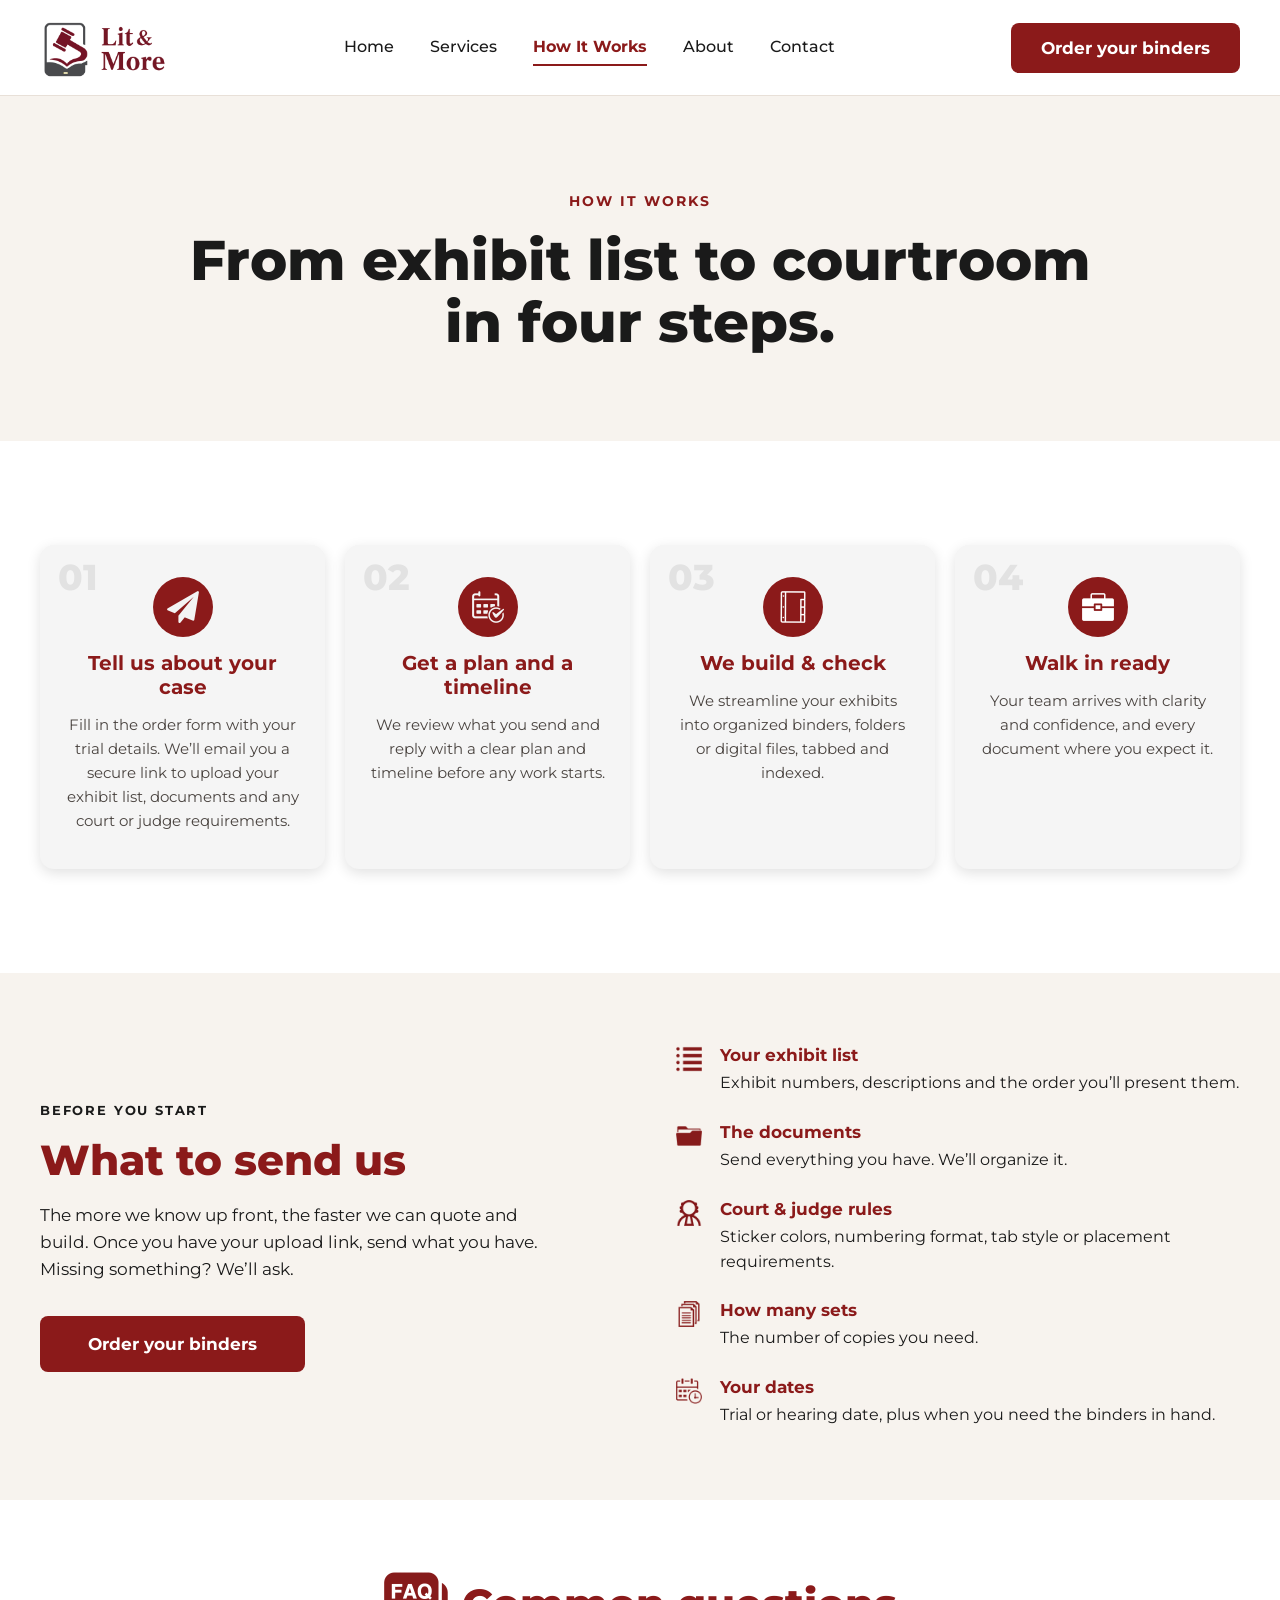
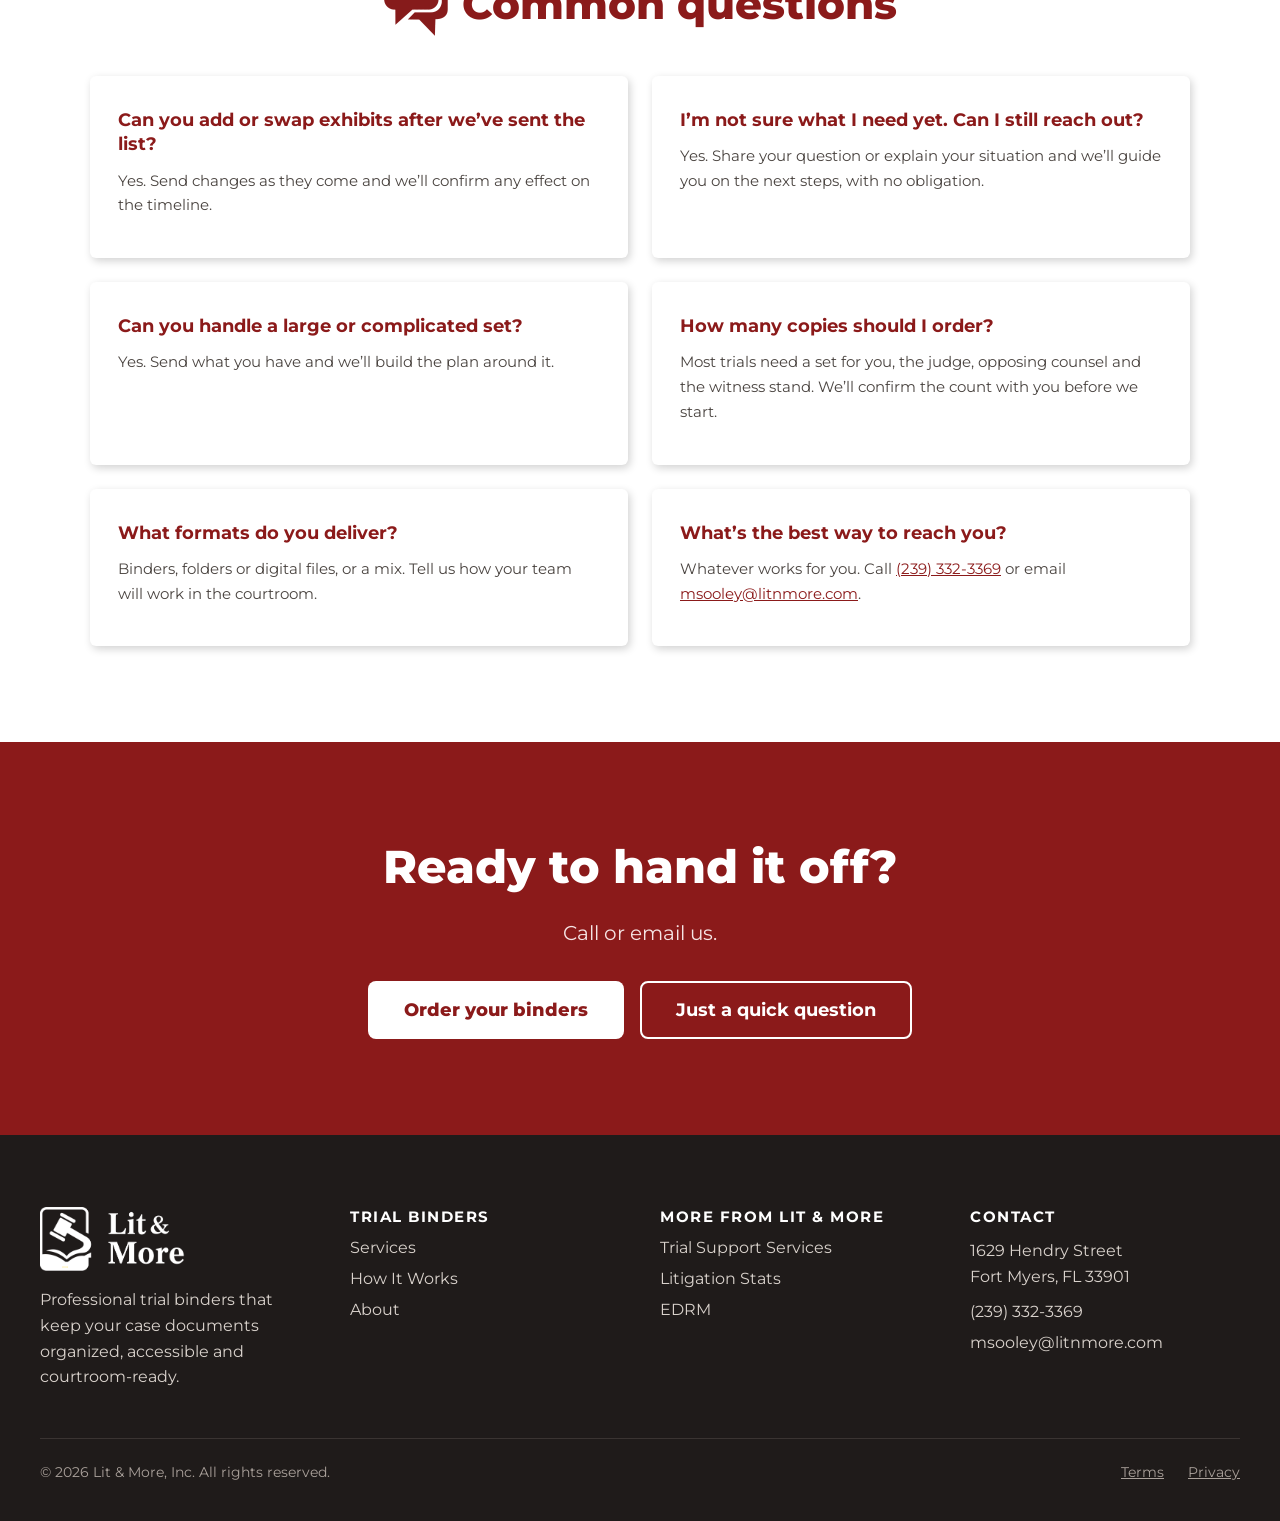
<file: site/how-it-works.html>
<!doctype html>
<html lang="en">
<head>
<meta charset="utf-8">
<meta name="viewport" content="width=device-width, initial-scale=1">
<meta name="description" content="From exhibit list to courtroom in four steps: send your files, get a plan and a timeline, we build and check, and your team walks in ready.">
<title>How It Works | Trial Binders | Lit &amp; More</title>
<link rel="preconnect" href="https://fonts.googleapis.com">
<link href="https://fonts.googleapis.com/css2?family=Montserrat:wght@400;500;600;700;800&amp;family=Libre+Baskerville:wght@700&amp;display=swap" rel="stylesheet">
<link rel="icon" type="image/png" href="images/favicon.png">
<link rel="apple-touch-icon" href="images/favicon.png">
<link rel="stylesheet" href="css/styles.css">
<script src="js/layout.js" defer></script>
<!-- Start of HubSpot Embed Code -->
<script type="text/javascript" id="hs-script-loader" async defer src="//js-na2.hs-scripts.com/243506781.js"></script>
<!-- End of HubSpot Embed Code -->
<!-- Google tag (Google Ads AW-17538746933 + GA4 G-P0MTHY1L7T) -->
<script async src="https://www.googletagmanager.com/gtag/js?id=G-P0MTHY1L7T"></script>
<script>
  window.dataLayer = window.dataLayer || [];
  function gtag(){dataLayer.push(arguments);}
  gtag('js', new Date());
  gtag('config', 'G-P0MTHY1L7T');
  gtag('config', 'AW-17538746933');
</script>
<!-- Meta Pixel Code -->
<script>
!function(f,b,e,v,n,t,s)
{if(f.fbq)return;n=f.fbq=function(){n.callMethod?
n.callMethod.apply(n,arguments):n.queue.push(arguments)};
if(!f._fbq)f._fbq=n;n.push=n;n.loaded=!0;n.version='2.0';
n.queue=[];t=b.createElement(e);t.async=!0;
t.src=v;s=b.getElementsByTagName(e)[0];
s.parentNode.insertBefore(t,s)}(window,document,'script',
'https://connect.facebook.net/en_US/fbevents.js');
fbq('init', '1133932535466548');
fbq('track', 'PageView');
</script>
<!-- End Meta Pixel Code -->
<!-- TikTok Pixel Code Start -->
<script>
!function (w, d, t) {
  w.TiktokAnalyticsObject=t;var ttq=w[t]=w[t]||[];ttq.methods=["page","track","identify","instances","debug","on","off","once","ready","alias","group","enableCookie","disableCookie","holdConsent","revokeConsent","grantConsent"],ttq.setAndDefer=function(t,e){t[e]=function(){t.push([e].concat(Array.prototype.slice.call(arguments,0)))}};for(var i=0;i<ttq.methods.length;i++)ttq.setAndDefer(ttq,ttq.methods[i]);ttq.instance=function(t){for(var e=ttq._i[t]||[],n=0;n<ttq.methods.length;n++)ttq.setAndDefer(e,ttq.methods[n]);return e},ttq.load=function(e,n){var r="https://analytics.tiktok.com/i18n/pixel/events.js",o=n&&n.partner;ttq._i=ttq._i||{},ttq._i[e]=[],ttq._i[e]._u=r,ttq._t=ttq._t||{},ttq._t[e]=+new Date,ttq._o=ttq._o||{},ttq._o[e]=n||{};n=document.createElement("script")
  ;n.type="text/javascript",n.async=!0,n.src=r+"?sdkid="+e+"&lib="+t;e=document.getElementsByTagName("script")[0];e.parentNode.insertBefore(n,e)};

  ttq.load('DAUGG83C77UB6V73O1QG');
  ttq.page();
}(window, document, 'ttq');
</script>
<!-- TikTok Pixel Code End -->
<!-- Reddit Pixel -->
<script>
!function(w,d){if(!w.rdt){var p=w.rdt=function(){p.sendEvent?p.sendEvent.apply(p,arguments):p.callQueue.push(arguments)};p.callQueue=[];var t=d.createElement("script");t.src="https://www.redditstatic.com/ads/pixel.js?pixel_id=a2_jruhtgcj9cix",t.async=!0;var s=d.getElementsByTagName("script")[0];s.parentNode.insertBefore(t,s)}}(window,document);rdt('init','a2_jruhtgcj9cix');rdt('track', 'PageVisit');
</script>
<!-- DO NOT MODIFY UNLESS TO REPLACE A USER IDENTIFIER -->
<!-- End Reddit Pixel -->
<!-- LinkedIn Insight Tag -->
<script type="text/javascript">
_linkedin_partner_id = "10968929";
window._linkedin_data_partner_ids = window._linkedin_data_partner_ids || [];
window._linkedin_data_partner_ids.push(_linkedin_partner_id);
</script>
<script type="text/javascript">
(function(l) {
if (!l){window.lintrk = function(a,b){window.lintrk.q.push([a,b])};
window.lintrk.q=[]}
var s = document.getElementsByTagName("script")[0];
var b = document.createElement("script");
b.type = "text/javascript";b.async = true;
b.src = "https://snap.licdn.com/li.lms-analytics/insight.min.js";
s.parentNode.insertBefore(b, s);})(window.lintrk);
</script>
<!-- End LinkedIn Insight Tag -->
<!-- Microsoft Clarity -->
<script type="text/javascript">
    (function(c,l,a,r,i,t,y){
        c[a]=c[a]||function(){(c[a].q=c[a].q||[]).push(arguments)};
        t=l.createElement(r);t.async=1;t.src="https://www.clarity.ms/tag/"+i;
        y=l.getElementsByTagName(r)[0];y.parentNode.insertBefore(t,y);
    })(window, document, "clarity", "script", "w3u6pwffmk");
</script>
<!-- End Microsoft Clarity -->
</head>
<body>
<!-- Meta Pixel (no-JavaScript fallback) -->
<noscript><img height="1" width="1" style="display:none" alt="" src="https://www.facebook.com/tr?id=1133932535466548&amp;ev=PageView&amp;noscript=1"></noscript>
<!-- LinkedIn Insight Tag (no-JavaScript fallback) -->
<noscript><img height="1" width="1" style="display:none;" alt="" src="https://px.ads.linkedin.com/collect/?pid=10968929&amp;fmt=gif"></noscript>
<div class="page" style="width: 100%; min-height: 100vh; display: flex; flex-direction: column; background: #FFFFFF; font-family: Montserrat, sans-serif; color: #1A1A1A">
<div id="site-header"></div>
<section style="background: #F7F3EE; padding: 96px 40px 88px; display: flex; flex-direction: column; align-items: center; gap: 20px; text-align: center"><div style="font-size: 14px; font-weight: 700; letter-spacing: 0.14em; text-transform: uppercase; color: #8B1A1A">How It Works</div><h1 style="margin: 0; font-size: 56px; line-height: 1.1; font-weight: 800; color: #1A1A1A; max-width: 920px">From exhibit list to courtroom in four steps.</h1></section><section style="padding: 104px 40px; display: flex; flex-direction: column; align-items: center"><div style="display: grid; grid-template-columns: repeat(4, minmax(0, 1fr)); gap: 20px; width: 100%"><div style="background: #F5F5F5; border-radius: 14px; box-shadow: 0 4px 14px rgba(0,0,0,0.12); position: relative; padding: 32px 24px 36px; display: flex; flex-direction: column; align-items: center; gap: 14px; text-align: center"><div style="position: absolute; top: 14px; left: 18px; font-size: 36px; font-weight: 800; color: #E2E2E2; line-height: 1">01</div><div style="width: 60px; height: 60px; border-radius: 50%; background: #8B1A1A; display: flex; align-items: center; justify-content: center"><img src="images/icon-step-send.png" alt="Tell us about your case icon" width="32" height="32" style="display: block; width: 32px; height: 32px"></div><h3 style="margin: 0; font-size: 20px; font-weight: 700; color: #8B1A1A">Tell us about your case</h3><p style="margin: 0; font-size: 15px; line-height: 1.6; color: #4A4440">Fill in the order form with your trial details. We’ll email you a secure link to upload your exhibit list, documents and any court or judge requirements.</p></div><div style="background: #F5F5F5; border-radius: 14px; box-shadow: 0 4px 14px rgba(0,0,0,0.12); position: relative; padding: 32px 24px 36px; display: flex; flex-direction: column; align-items: center; gap: 14px; text-align: center"><div style="position: absolute; top: 14px; left: 18px; font-size: 36px; font-weight: 800; color: #E2E2E2; line-height: 1">02</div><div style="width: 60px; height: 60px; border-radius: 50%; background: #8B1A1A; display: flex; align-items: center; justify-content: center"><img src="images/icon-step-plan.png" alt="Plan and timeline icon" width="32" height="32" style="display: block; width: 32px; height: 32px"></div><h3 style="margin: 0; font-size: 20px; font-weight: 700; color: #8B1A1A">Get a plan and a timeline</h3><p style="margin: 0; font-size: 15px; line-height: 1.6; color: #4A4440">We review what you send and reply with a clear plan and timeline before any work starts.</p></div><div style="background: #F5F5F5; border-radius: 14px; box-shadow: 0 4px 14px rgba(0,0,0,0.12); position: relative; padding: 32px 24px 36px; display: flex; flex-direction: column; align-items: center; gap: 14px; text-align: center"><div style="position: absolute; top: 14px; left: 18px; font-size: 36px; font-weight: 800; color: #E2E2E2; line-height: 1">03</div><div style="width: 60px; height: 60px; border-radius: 50%; background: #8B1A1A; display: flex; align-items: center; justify-content: center"><img src="images/icon-step-build.png" alt="Build and check icon" width="32" height="32" style="display: block; width: 32px; height: 32px"></div><h3 style="margin: 0; font-size: 20px; font-weight: 700; color: #8B1A1A">We build &amp; check</h3><p style="margin: 0; font-size: 15px; line-height: 1.6; color: #4A4440">We streamline your exhibits into organized binders, folders or digital files, tabbed and indexed.</p></div><div style="background: #F5F5F5; border-radius: 14px; box-shadow: 0 4px 14px rgba(0,0,0,0.12); position: relative; padding: 32px 24px 36px; display: flex; flex-direction: column; align-items: center; gap: 14px; text-align: center"><div style="position: absolute; top: 14px; left: 18px; font-size: 36px; font-weight: 800; color: #E2E2E2; line-height: 1">04</div><div style="width: 60px; height: 60px; border-radius: 50%; background: #8B1A1A; display: flex; align-items: center; justify-content: center"><img src="images/icon-step-ready.png" alt="Walk in ready icon" width="32" height="32" style="display: block; width: 32px; height: 32px"></div><h3 style="margin: 0; font-size: 20px; font-weight: 700; color: #8B1A1A">Walk in ready</h3><p style="margin: 0; font-size: 15px; line-height: 1.6; color: #4A4440">Your team arrives with clarity and confidence, and every document where you expect it.</p></div></div></section><section style="background: #F7F3EE; padding: 72px 40px; display: grid; grid-template-columns: repeat(2, minmax(0, 1fr)); gap: 72px; align-items: center"><div style="display: flex; flex-direction: column; align-items: flex-start; gap: 18px"><div style="font-size: 13px; font-weight: 700; letter-spacing: 0.14em; text-transform: uppercase; color: #1A1A1A">Before you start</div><h2 style="margin: 0; font-size: 42px; line-height: 1.15; font-weight: 800; color: #8B1A1A">What to send us</h2><p style="margin: 0; font-size: 17px; line-height: 1.6; color: #1A1A1A; max-width: 520px">The more we know up front, the faster we can quote and build. Once you have your upload link, send what you have. Missing something? We’ll ask.</p><a href="/contact" style="margin-top: 14px; text-decoration: none; font-weight: 700; font-size: 17px; padding: 18px 48px; border-radius: 8px; background: #8B1A1A; color: #FFFFFF">Order your binders</a></div><div style="display: flex; flex-direction: column; gap: 26px"><div style="display: flex; gap: 18px; align-items: flex-start"><img src="images/icon-exhibit-list.png" alt="Exhibit list icon" width="26" height="26" style="display: block; width: 26px; height: 26px; flex-shrink: 0; margin-top: 1px"><div style="display: flex; flex-direction: column; gap: 6px"><div style="font-size: 17px; font-weight: 700; color: #8B1A1A">Your exhibit list</div><div style="font-size: 16px; line-height: 1.55; color: #1A1A1A">Exhibit numbers, descriptions and the order you’ll present them.</div></div></div><div style="display: flex; gap: 18px; align-items: flex-start"><img src="images/icon-documents.png" alt="Documents icon" width="26" height="26" style="display: block; width: 26px; height: 26px; flex-shrink: 0; margin-top: 1px"><div style="display: flex; flex-direction: column; gap: 6px"><div style="font-size: 17px; font-weight: 700; color: #8B1A1A">The documents</div><div style="font-size: 16px; line-height: 1.55; color: #1A1A1A">Send everything you have. We’ll organize it.</div></div></div><div style="display: flex; gap: 18px; align-items: flex-start"><img src="images/icon-judge.png" alt="Judge and opposing counsel sets icon" width="26" height="26" style="display: block; width: 26px; height: 26px; flex-shrink: 0; margin-top: 1px"><div style="display: flex; flex-direction: column; gap: 6px"><div style="font-size: 17px; font-weight: 700; color: #8B1A1A">Court &amp; judge rules</div><div style="font-size: 16px; line-height: 1.55; color: #1A1A1A">Sticker colors, numbering format, tab style or placement requirements.</div></div></div><div style="display: flex; gap: 18px; align-items: flex-start"><img src="images/icon-sets.png" alt="Number of sets icon" width="26" height="26" style="display: block; width: 26px; height: 26px; flex-shrink: 0; margin-top: 1px"><div style="display: flex; flex-direction: column; gap: 6px"><div style="font-size: 17px; font-weight: 700; color: #8B1A1A">How many sets</div><div style="font-size: 16px; line-height: 1.55; color: #1A1A1A">The number of copies you need.</div></div></div><div style="display: flex; gap: 18px; align-items: flex-start"><img src="images/icon-dates.png" alt="Dates icon" width="26" height="26" style="display: block; width: 26px; height: 26px; flex-shrink: 0; margin-top: 1px"><div style="display: flex; flex-direction: column; gap: 6px"><div style="font-size: 17px; font-weight: 700; color: #8B1A1A">Your dates</div><div style="font-size: 16px; line-height: 1.55; color: #1A1A1A">Trial or hearing date, plus when you need the binders in hand.</div></div></div></div></section><section style="padding: 72px 40px 96px; display: flex; flex-direction: column; align-items: center; gap: 40px"><div style="display: flex; align-items: center; gap: 14px"><img src="images/icon-faq.png" alt="FAQ icon" width="64" height="64" style="display: block; width: 64px; height: 64px"><h2 style="margin: 0; font-size: 42px; line-height: 1.15; font-weight: 800; color: #8B1A1A">Common questions</h2></div><div style="display: grid; grid-template-columns: repeat(2, minmax(0, 1fr)); gap: 24px; width: 100%; max-width: 1100px"><div style="background: #FFFFFF; border-radius: 6px; box-shadow: 2px 3px 8px rgba(0,0,0,0.18); padding: 32px 28px 40px; min-height: 150px; box-sizing: border-box; display: flex; flex-direction: column; gap: 12px"><h3 style="margin: 0; font-size: 18px; line-height: 1.35; font-weight: 700; color: #8B1A1A">Can you add or swap exhibits after we’ve sent the list?</h3><p style="margin: 0; font-size: 15px; line-height: 1.65; color: #4A4440">Yes. Send changes as they come and we’ll confirm any effect on the timeline.</p></div><div style="background: #FFFFFF; border-radius: 6px; box-shadow: 2px 3px 8px rgba(0,0,0,0.18); padding: 32px 28px 40px; min-height: 150px; box-sizing: border-box; display: flex; flex-direction: column; gap: 12px"><h3 style="margin: 0; font-size: 18px; line-height: 1.35; font-weight: 700; color: #8B1A1A">I’m not sure what I need yet. Can I still reach out?</h3><p style="margin: 0; font-size: 15px; line-height: 1.65; color: #4A4440">Yes. Share your question or explain your situation and we’ll guide you on the next steps, with no obligation.</p></div><div style="background: #FFFFFF; border-radius: 6px; box-shadow: 2px 3px 8px rgba(0,0,0,0.18); padding: 32px 28px 40px; min-height: 150px; box-sizing: border-box; display: flex; flex-direction: column; gap: 12px"><h3 style="margin: 0; font-size: 18px; line-height: 1.35; font-weight: 700; color: #8B1A1A">Can you handle a large or complicated set?</h3><p style="margin: 0; font-size: 15px; line-height: 1.65; color: #4A4440">Yes. Send what you have and we’ll build the plan around it.</p></div><div style="background: #FFFFFF; border-radius: 6px; box-shadow: 2px 3px 8px rgba(0,0,0,0.18); padding: 32px 28px 40px; min-height: 150px; box-sizing: border-box; display: flex; flex-direction: column; gap: 12px"><h3 style="margin: 0; font-size: 18px; line-height: 1.35; font-weight: 700; color: #8B1A1A">How many copies should I order?</h3><p style="margin: 0; font-size: 15px; line-height: 1.65; color: #4A4440">Most trials need a set for you, the judge, opposing counsel and the witness stand. We’ll confirm the count with you before we start.</p></div><div style="background: #FFFFFF; border-radius: 6px; box-shadow: 2px 3px 8px rgba(0,0,0,0.18); padding: 32px 28px 40px; min-height: 150px; box-sizing: border-box; display: flex; flex-direction: column; gap: 12px"><h3 style="margin: 0; font-size: 18px; line-height: 1.35; font-weight: 700; color: #8B1A1A">What formats do you deliver?</h3><p style="margin: 0; font-size: 15px; line-height: 1.65; color: #4A4440">Binders, folders or digital files, or a mix. Tell us how your team will work in the courtroom.</p></div><div style="background: #FFFFFF; border-radius: 6px; box-shadow: 2px 3px 8px rgba(0,0,0,0.18); padding: 32px 28px 40px; min-height: 150px; box-sizing: border-box; display: flex; flex-direction: column; gap: 12px"><h3 style="margin: 0; font-size: 18px; line-height: 1.35; font-weight: 700; color: #8B1A1A">What’s the best way to reach you?</h3><p style="margin: 0; font-size: 15px; line-height: 1.65; color: #4A4440">Whatever works for you. Call <a href="tel:+12393323369">(239) 332-3369</a> or email <a href="mailto:msooley@litnmore.com">msooley@litnmore.com</a>.</p></div></div></section><section style="background: #8B1A1A; padding: 96px 40px; display: flex; flex-direction: column; align-items: center; gap: 22px; text-align: center"><h2 style="margin: 0; font-size: 46px; font-weight: 800; color: #FFFFFF">Ready to hand it off?</h2><p style="margin: 0; font-size: 20px; line-height: 1.6; color: #F6E4E4; max-width: 720px">Call or email us.</p><div style="display: flex; gap: 16px; margin-top: 10px"><a href="/contact" style="text-decoration: none; background: #FFFFFF; color: #8B1A1A; font-weight: 800; font-size: 18px; padding: 18px 36px; border-radius: 8px">Order your binders</a><a href="/contact" style="text-decoration: none; background: transparent; color: #FFFFFF; font-weight: 700; font-size: 18px; padding: 16px 34px; border-radius: 8px; border: 2px solid #FFFFFF">Just a quick question</a></div></section>
<div id="site-footer"></div>
</div>
</body>
</html>
</file>
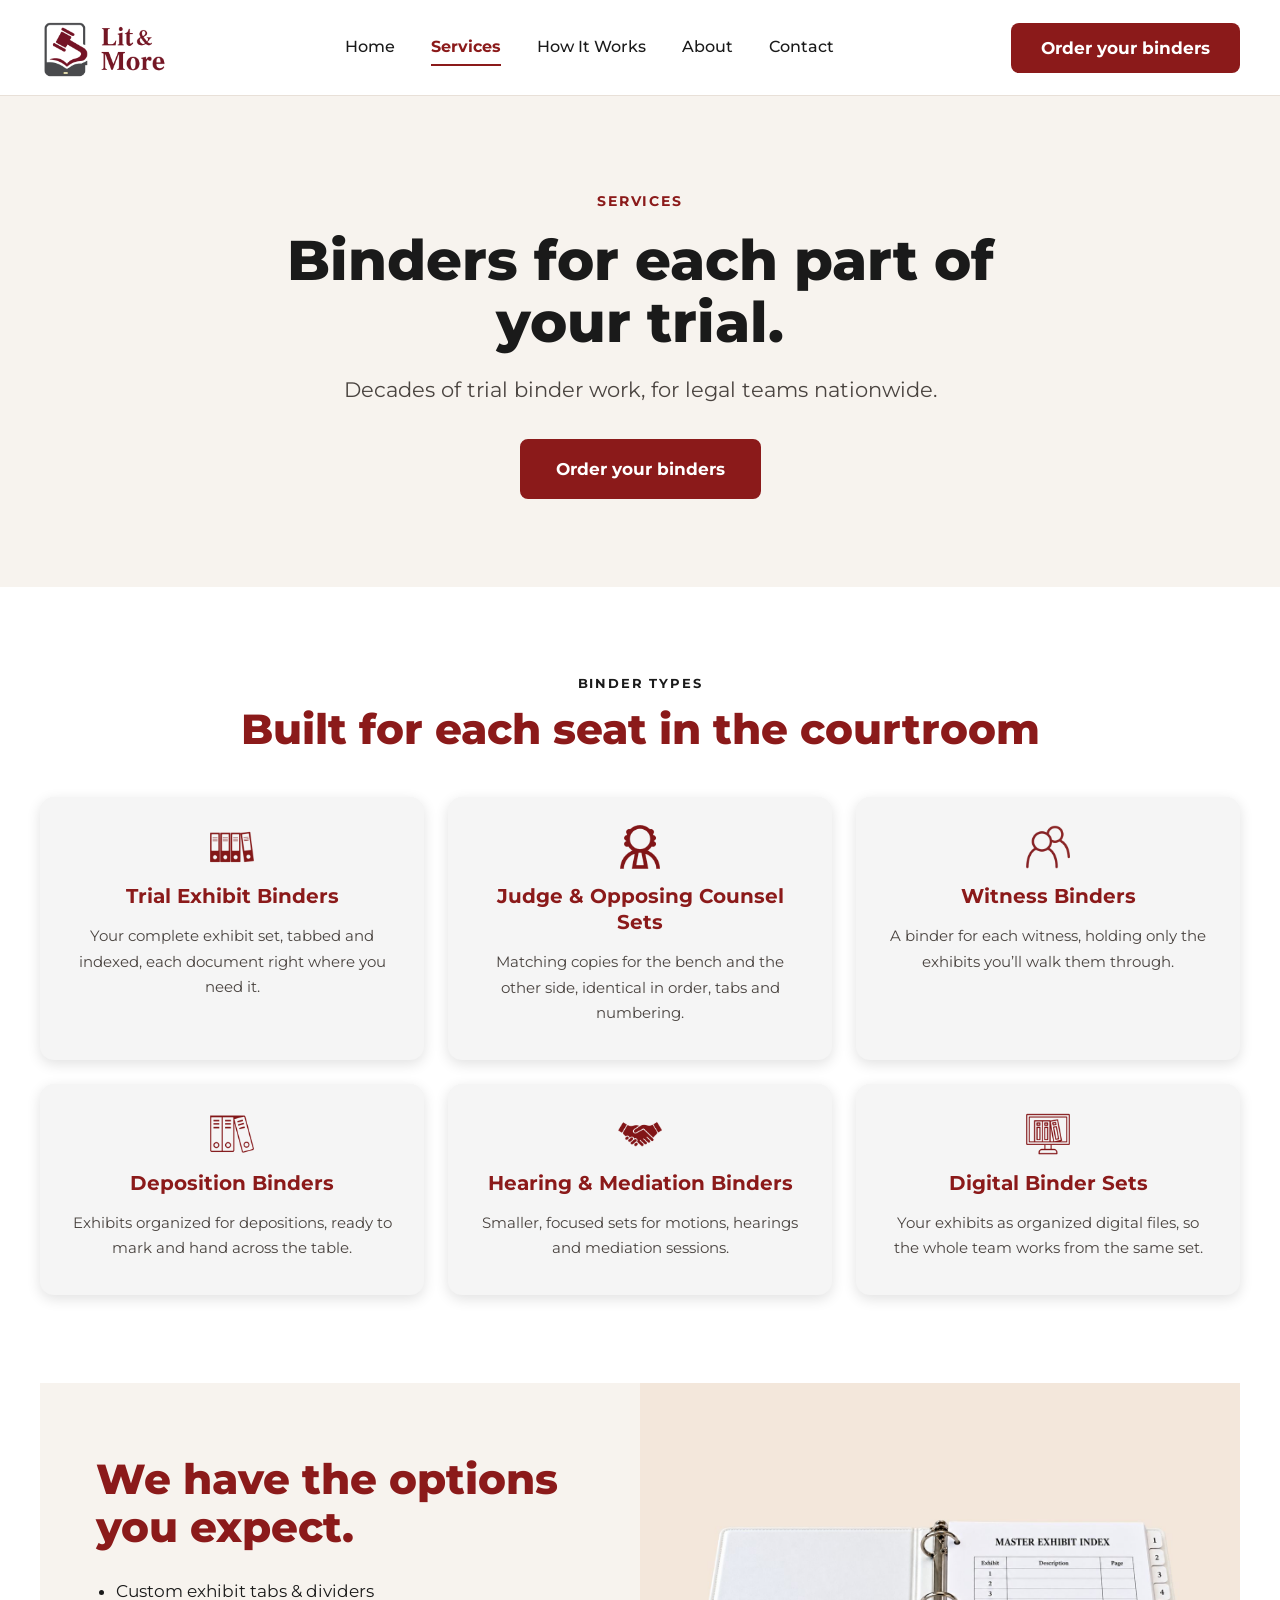
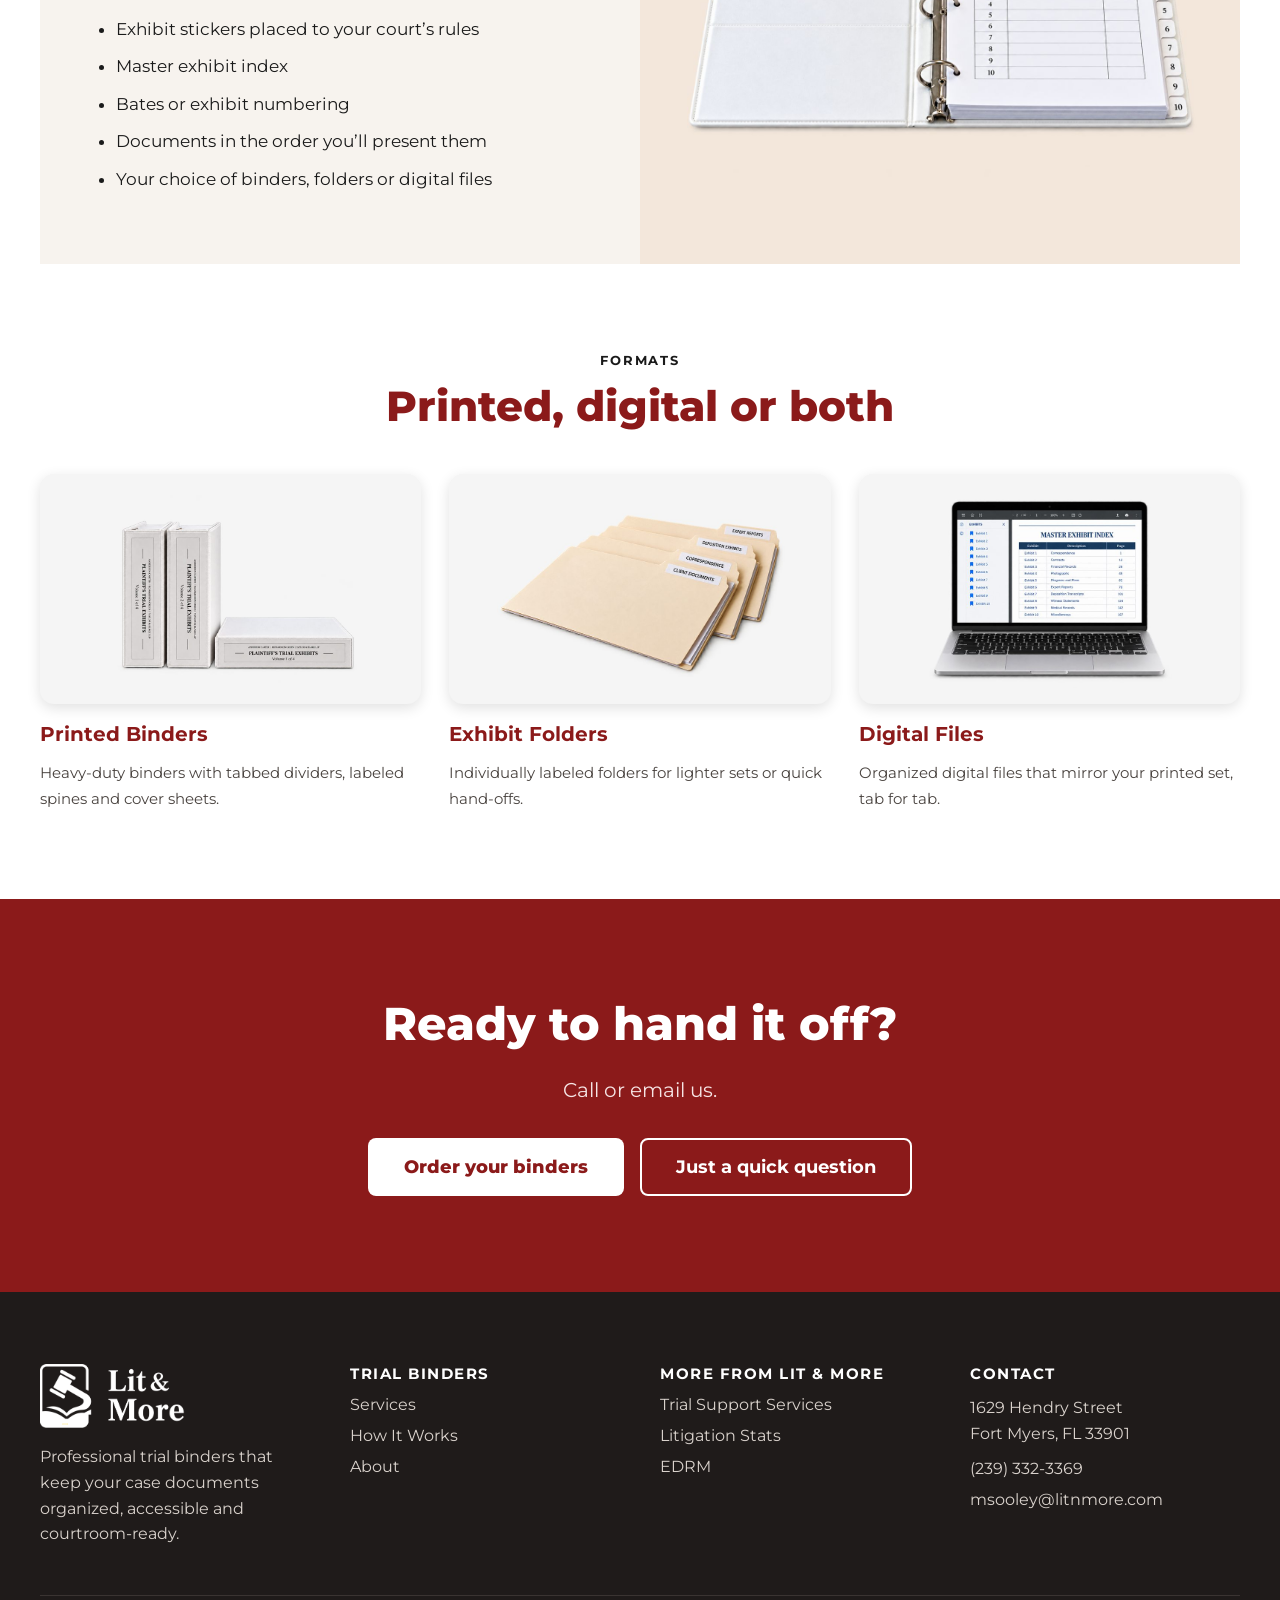
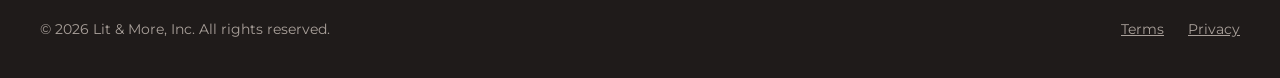
<file: site/services.html>
<!doctype html>
<html lang="en">
<head>
<meta charset="utf-8">
<meta name="viewport" content="width=device-width, initial-scale=1">
<meta name="description" content="Trial exhibit, witness, deposition and hearing binders, judge and opposing counsel sets, and digital binder sets, tabbed and indexed to your court’s rules.">
<title>Services | Trial Binders | Lit &amp; More</title>
<link rel="preconnect" href="https://fonts.googleapis.com">
<link href="https://fonts.googleapis.com/css2?family=Montserrat:wght@400;500;600;700;800&amp;family=Libre+Baskerville:wght@700&amp;display=swap" rel="stylesheet">
<link rel="icon" type="image/png" href="images/favicon.png">
<link rel="apple-touch-icon" href="images/favicon.png">
<link rel="stylesheet" href="css/styles.css">
<script src="js/layout.js" defer></script>
<!-- Start of HubSpot Embed Code -->
<script type="text/javascript" id="hs-script-loader" async defer src="//js-na2.hs-scripts.com/243506781.js"></script>
<!-- End of HubSpot Embed Code -->
<!-- Google tag (Google Ads AW-17538746933 + GA4 G-P0MTHY1L7T) -->
<script async src="https://www.googletagmanager.com/gtag/js?id=G-P0MTHY1L7T"></script>
<script>
  window.dataLayer = window.dataLayer || [];
  function gtag(){dataLayer.push(arguments);}
  gtag('js', new Date());
  gtag('config', 'G-P0MTHY1L7T');
  gtag('config', 'AW-17538746933');
</script>
<!-- Meta Pixel Code -->
<script>
!function(f,b,e,v,n,t,s)
{if(f.fbq)return;n=f.fbq=function(){n.callMethod?
n.callMethod.apply(n,arguments):n.queue.push(arguments)};
if(!f._fbq)f._fbq=n;n.push=n;n.loaded=!0;n.version='2.0';
n.queue=[];t=b.createElement(e);t.async=!0;
t.src=v;s=b.getElementsByTagName(e)[0];
s.parentNode.insertBefore(t,s)}(window,document,'script',
'https://connect.facebook.net/en_US/fbevents.js');
fbq('init', '1133932535466548');
fbq('track', 'PageView');
</script>
<!-- End Meta Pixel Code -->
<!-- TikTok Pixel Code Start -->
<script>
!function (w, d, t) {
  w.TiktokAnalyticsObject=t;var ttq=w[t]=w[t]||[];ttq.methods=["page","track","identify","instances","debug","on","off","once","ready","alias","group","enableCookie","disableCookie","holdConsent","revokeConsent","grantConsent"],ttq.setAndDefer=function(t,e){t[e]=function(){t.push([e].concat(Array.prototype.slice.call(arguments,0)))}};for(var i=0;i<ttq.methods.length;i++)ttq.setAndDefer(ttq,ttq.methods[i]);ttq.instance=function(t){for(var e=ttq._i[t]||[],n=0;n<ttq.methods.length;n++)ttq.setAndDefer(e,ttq.methods[n]);return e},ttq.load=function(e,n){var r="https://analytics.tiktok.com/i18n/pixel/events.js",o=n&&n.partner;ttq._i=ttq._i||{},ttq._i[e]=[],ttq._i[e]._u=r,ttq._t=ttq._t||{},ttq._t[e]=+new Date,ttq._o=ttq._o||{},ttq._o[e]=n||{};n=document.createElement("script")
  ;n.type="text/javascript",n.async=!0,n.src=r+"?sdkid="+e+"&lib="+t;e=document.getElementsByTagName("script")[0];e.parentNode.insertBefore(n,e)};

  ttq.load('DAUGG83C77UB6V73O1QG');
  ttq.page();
}(window, document, 'ttq');
</script>
<!-- TikTok Pixel Code End -->
<!-- Reddit Pixel -->
<script>
!function(w,d){if(!w.rdt){var p=w.rdt=function(){p.sendEvent?p.sendEvent.apply(p,arguments):p.callQueue.push(arguments)};p.callQueue=[];var t=d.createElement("script");t.src="https://www.redditstatic.com/ads/pixel.js?pixel_id=a2_jruhtgcj9cix",t.async=!0;var s=d.getElementsByTagName("script")[0];s.parentNode.insertBefore(t,s)}}(window,document);rdt('init','a2_jruhtgcj9cix');rdt('track', 'PageVisit');
</script>
<!-- DO NOT MODIFY UNLESS TO REPLACE A USER IDENTIFIER -->
<!-- End Reddit Pixel -->
<!-- LinkedIn Insight Tag -->
<script type="text/javascript">
_linkedin_partner_id = "10968929";
window._linkedin_data_partner_ids = window._linkedin_data_partner_ids || [];
window._linkedin_data_partner_ids.push(_linkedin_partner_id);
</script>
<script type="text/javascript">
(function(l) {
if (!l){window.lintrk = function(a,b){window.lintrk.q.push([a,b])};
window.lintrk.q=[]}
var s = document.getElementsByTagName("script")[0];
var b = document.createElement("script");
b.type = "text/javascript";b.async = true;
b.src = "https://snap.licdn.com/li.lms-analytics/insight.min.js";
s.parentNode.insertBefore(b, s);})(window.lintrk);
</script>
<!-- End LinkedIn Insight Tag -->
<!-- Microsoft Clarity -->
<script type="text/javascript">
    (function(c,l,a,r,i,t,y){
        c[a]=c[a]||function(){(c[a].q=c[a].q||[]).push(arguments)};
        t=l.createElement(r);t.async=1;t.src="https://www.clarity.ms/tag/"+i;
        y=l.getElementsByTagName(r)[0];y.parentNode.insertBefore(t,y);
    })(window, document, "clarity", "script", "w3u6pwffmk");
</script>
<!-- End Microsoft Clarity -->
</head>
<body>
<!-- Meta Pixel (no-JavaScript fallback) -->
<noscript><img height="1" width="1" style="display:none" alt="" src="https://www.facebook.com/tr?id=1133932535466548&amp;ev=PageView&amp;noscript=1"></noscript>
<!-- LinkedIn Insight Tag (no-JavaScript fallback) -->
<noscript><img height="1" width="1" style="display:none;" alt="" src="https://px.ads.linkedin.com/collect/?pid=10968929&amp;fmt=gif"></noscript>
<div class="page" style="width: 100%; min-height: 100vh; display: flex; flex-direction: column; background: #FFFFFF; font-family: Montserrat, sans-serif; color: #1A1A1A">
<div id="site-header"></div>
<section style="background: #F7F3EE; padding: 96px 40px 88px; display: flex; flex-direction: column; align-items: center; gap: 20px; text-align: center"><div style="font-size: 14px; font-weight: 700; letter-spacing: 0.14em; text-transform: uppercase; color: #8B1A1A">Services</div><h1 style="margin: 0; font-size: 56px; line-height: 1.1; font-weight: 800; color: #1A1A1A; max-width: 720px">Binders for each part of your trial.</h1><p style="margin: 0; font-size: 21px; line-height: 1.6; color: #4A4440; max-width: 780px">Decades of trial binder work, for legal teams nationwide.</p><div style="display: flex; gap: 16px; margin-top: 12px"><a href="/contact" style="text-decoration: none; font-weight: 700; font-size: 17px; padding: 18px 34px; border-radius: 8px; background: #8B1A1A; color: #FFFFFF; border: 2px solid #8B1A1A">Order your binders</a></div></section><section style="padding: 88px 40px; display: flex; flex-direction: column; align-items: center; gap: 44px"><div style="display: flex; flex-direction: column; align-items: center; gap: 14px; text-align: center; max-width: 1000px"><div style="font-size: 13px; font-weight: 700; letter-spacing: 0.14em; text-transform: uppercase; color: #1A1A1A">Binder types</div><h2 style="margin: 0; font-size: 42px; line-height: 1.15; font-weight: 800; color: #8B1A1A">Built for each seat in the courtroom</h2></div><div style="display: grid; grid-template-columns: repeat(3, minmax(0, 1fr)); gap: 24px; width: 100%"><div style="background: #F5F5F5; border-radius: 14px; box-shadow: 0 4px 14px rgba(0,0,0,0.12); padding: 28px 28px 34px; display: flex; flex-direction: column; align-items: center; gap: 14px; text-align: center"><img src="images/icon-trial-binders.png" alt="Trial exhibit binders icon" width="44" height="44" style="display: block; width: 44px; height: 44px"><h3 style="margin: 0; font-size: 20px; line-height: 1.3; font-weight: 700; color: #8B1A1A">Trial Exhibit Binders</h3><p style="margin: 0; font-size: 15px; line-height: 1.7; color: #4A4440">Your complete exhibit set, tabbed and indexed, each document right where you need it.</p></div><div style="background: #F5F5F5; border-radius: 14px; box-shadow: 0 4px 14px rgba(0,0,0,0.12); padding: 28px 28px 34px; display: flex; flex-direction: column; align-items: center; gap: 14px; text-align: center"><img src="images/icon-judge.png" alt="Judge and opposing counsel sets icon" width="44" height="44" style="display: block; width: 44px; height: 44px"><h3 style="margin: 0; font-size: 20px; line-height: 1.3; font-weight: 700; color: #8B1A1A">Judge &amp; Opposing Counsel Sets</h3><p style="margin: 0; font-size: 15px; line-height: 1.7; color: #4A4440">Matching copies for the bench and the other side, identical in order, tabs and numbering.</p></div><div style="background: #F5F5F5; border-radius: 14px; box-shadow: 0 4px 14px rgba(0,0,0,0.12); padding: 28px 28px 34px; display: flex; flex-direction: column; align-items: center; gap: 14px; text-align: center"><img src="images/icon-witness.png" alt="Witness binders icon" width="44" height="44" style="display: block; width: 44px; height: 44px"><h3 style="margin: 0; font-size: 20px; line-height: 1.3; font-weight: 700; color: #8B1A1A">Witness Binders</h3><p style="margin: 0; font-size: 15px; line-height: 1.7; color: #4A4440">A binder for each witness, holding only the exhibits you’ll walk them through.</p></div><div style="background: #F5F5F5; border-radius: 14px; box-shadow: 0 4px 14px rgba(0,0,0,0.12); padding: 28px 28px 34px; display: flex; flex-direction: column; align-items: center; gap: 14px; text-align: center"><img src="images/icon-deposition.png" alt="Deposition binders icon" width="44" height="44" style="display: block; width: 44px; height: 44px"><h3 style="margin: 0; font-size: 20px; line-height: 1.3; font-weight: 700; color: #8B1A1A">Deposition Binders</h3><p style="margin: 0; font-size: 15px; line-height: 1.7; color: #4A4440">Exhibits organized for depositions, ready to mark and hand across the table.</p></div><div style="background: #F5F5F5; border-radius: 14px; box-shadow: 0 4px 14px rgba(0,0,0,0.12); padding: 28px 28px 34px; display: flex; flex-direction: column; align-items: center; gap: 14px; text-align: center"><img src="images/icon-hearing.png" alt="Hearing and mediation binders icon" width="44" height="44" style="display: block; width: 44px; height: 44px"><h3 style="margin: 0; font-size: 20px; line-height: 1.3; font-weight: 700; color: #8B1A1A">Hearing &amp; Mediation Binders</h3><p style="margin: 0; font-size: 15px; line-height: 1.7; color: #4A4440">Smaller, focused sets for motions, hearings and mediation sessions.</p></div><div style="background: #F5F5F5; border-radius: 14px; box-shadow: 0 4px 14px rgba(0,0,0,0.12); padding: 28px 28px 34px; display: flex; flex-direction: column; align-items: center; gap: 14px; text-align: center"><img src="images/icon-digital-sets.png" alt="Digital binder sets icon" width="44" height="44" style="display: block; width: 44px; height: 44px"><h3 style="margin: 0; font-size: 20px; line-height: 1.3; font-weight: 700; color: #8B1A1A">Digital Binder Sets</h3><p style="margin: 0; font-size: 15px; line-height: 1.7; color: #4A4440">Your exhibits as organized digital files, so the whole team works from the same set.</p></div></div></section><section style="padding: 0 40px"><div style="display: grid; grid-template-columns: repeat(2, minmax(0, 1fr))"><div style="background: #F7F3EE; padding: 72px 56px; display: flex; flex-direction: column; justify-content: center; gap: 28px"><h2 style="margin: 0; font-size: 42px; line-height: 1.15; font-weight: 800; color: #8B1A1A">We have the options you expect.</h2><ul style="margin: 0; padding: 0 0 0 20px; display: flex; flex-direction: column; gap: 12px; font-size: 17px; line-height: 1.5; color: #1A1A1A"><li>Custom exhibit tabs &amp; dividers</li><li>Exhibit stickers placed to your court’s rules</li><li>Master exhibit index</li><li>Bates or exhibit numbering</li><li>Documents in the order you’ll present them</li><li>Your choice of binders, folders or digital files</li></ul></div><div style="background: #F3E7DB; padding: 48px 40px; display: flex; align-items: center; justify-content: center"><img src="images/photo-master-index.jpg" alt="Open trial binder showing a master exhibit index with numbered tabs" width="1200" height="800" style="display: block; width: 100%; max-width: 620px; height: auto"></div></div></section><section style="padding: 88px 40px; display: flex; flex-direction: column; align-items: center; gap: 44px"><div style="display: flex; flex-direction: column; align-items: center; gap: 14px; text-align: center; max-width: 820px"><div style="font-size: 13px; font-weight: 700; letter-spacing: 0.14em; text-transform: uppercase; color: #1A1A1A">Formats</div><h2 style="margin: 0; font-size: 42px; line-height: 1.15; font-weight: 800; color: #8B1A1A">Printed, digital or both</h2></div><div style="display: grid; grid-template-columns: repeat(3, minmax(0, 1fr)); gap: 28px; width: 100%"><div style="display: flex; flex-direction: column; gap: 14px"><div style="background: #F5F5F5; border-radius: 14px; box-shadow: 0 4px 14px rgba(0,0,0,0.12); height: 230px; display: flex; align-items: center; justify-content: center; padding: 16px; box-sizing: border-box; overflow: hidden"><img src="images/photo-printed-binders.jpg" alt="Three white printed trial binders" style="display: block; max-width: 100%; max-height: 100%; height: auto"></div><h3 style="margin: 4px 0 0; font-size: 20px; font-weight: 700; color: #8B1A1A">Printed Binders</h3><p style="margin: 0; font-size: 15px; line-height: 1.7; color: #4A4440">Heavy-duty binders with tabbed dividers, labeled spines and cover sheets.</p></div><div style="display: flex; flex-direction: column; gap: 14px"><div style="background: #F5F5F5; border-radius: 14px; box-shadow: 0 4px 14px rgba(0,0,0,0.12); height: 230px; display: flex; align-items: center; justify-content: center; padding: 16px; box-sizing: border-box; overflow: hidden"><img src="images/photo-exhibit-folders.jpg" alt="Labeled manila exhibit folders" style="display: block; max-width: 100%; max-height: 100%; height: auto"></div><h3 style="margin: 4px 0 0; font-size: 20px; font-weight: 700; color: #8B1A1A">Exhibit Folders</h3><p style="margin: 0; font-size: 15px; line-height: 1.7; color: #4A4440">Individually labeled folders for lighter sets or quick hand-offs.</p></div><div style="display: flex; flex-direction: column; gap: 14px"><div style="background: #F5F5F5; border-radius: 14px; box-shadow: 0 4px 14px rgba(0,0,0,0.12); height: 230px; display: flex; align-items: center; justify-content: center; padding: 16px; box-sizing: border-box; overflow: hidden"><img src="images/photo-digital-files.jpg" alt="Laptop showing a digital master exhibit index" style="display: block; max-width: 100%; max-height: 100%; height: auto"></div><h3 style="margin: 4px 0 0; font-size: 20px; font-weight: 700; color: #8B1A1A">Digital Files</h3><p style="margin: 0; font-size: 15px; line-height: 1.7; color: #4A4440">Organized digital files that mirror your printed set, tab for tab.</p></div></div></section><section style="background: #8B1A1A; padding: 96px 40px; display: flex; flex-direction: column; align-items: center; gap: 22px; text-align: center"><h2 style="margin: 0; font-size: 46px; font-weight: 800; color: #FFFFFF">Ready to hand it off?</h2><p style="margin: 0; font-size: 20px; line-height: 1.6; color: #F6E4E4; max-width: 720px">Call or email us.</p><div style="display: flex; gap: 16px; margin-top: 10px"><a href="/contact" style="text-decoration: none; background: #FFFFFF; color: #8B1A1A; font-weight: 800; font-size: 18px; padding: 18px 36px; border-radius: 8px">Order your binders</a><a href="/contact" style="text-decoration: none; background: transparent; color: #FFFFFF; font-weight: 700; font-size: 18px; padding: 16px 34px; border-radius: 8px; border: 2px solid #FFFFFF">Just a quick question</a></div></section>
<div id="site-footer"></div>
</div>
</body>
</html>
</file>
<file: site/css/styles.css>
/* Shared styles for every Trial Binder page */
body{margin:0;font-family:Montserrat,sans-serif;background:#FFFFFF;color:#1A1A1A}
a{color:#8B1A1A}a:hover{color:#6E1414}

/* Header (rendered by js/layout.js) */
.site-header{height:96px;box-sizing:border-box;padding:0 40px;display:flex;align-items:center;justify-content:space-between;background:#FFFFFF;border-bottom:1px solid #E8E0D8}
.site-logo{display:flex;align-items:center;text-decoration:none}
.site-logo img{display:block;height:80px;width:auto}
.site-nav{display:flex;gap:36px}
.site-nav a{text-decoration:none;font-size:16px;padding:8px 0;color:#1A1A1A;font-weight:500;border-bottom:2px solid transparent}
.site-nav a:hover{color:#8B1A1A}
.site-nav a[aria-current="page"]{color:#8B1A1A;font-weight:700;border-bottom-color:#8B1A1A}
.site-header-cta{text-decoration:none;background:#8B1A1A;color:#FFFFFF;font-weight:700;font-size:17px;padding:15px 30px;border-radius:8px}
.site-header-cta:hover{background:#6E1414;color:#FFFFFF}
.site-menu-toggle{display:none;width:48px;height:48px;padding:12px;box-sizing:border-box;border:0;border-radius:8px;background:transparent;cursor:pointer;flex-direction:column;justify-content:space-between}
.site-menu-toggle span{display:block;height:2px;border-radius:2px;background:#1A1A1A;transition:transform .2s,opacity .2s}
.site-header.is-open .site-menu-toggle span:nth-child(1){transform:translateY(9px) rotate(45deg)}
.site-header.is-open .site-menu-toggle span:nth-child(2){opacity:0}
.site-header.is-open .site-menu-toggle span:nth-child(3){transform:translateY(-9px) rotate(-45deg)}

/* Required form fields */
.req{color:#8B1A1A;margin-left:2px}

/* Footer (rendered by js/layout.js) */
.site-footer{margin-top:auto;background:#1F1B1A;padding:72px 40px 40px;display:flex;flex-direction:column;gap:48px}
.site-footer-grid{display:grid;grid-template-columns:repeat(4,minmax(0,1fr));gap:40px}
.site-footer-col{display:flex;flex-direction:column;gap:12px}
.site-footer-col:first-child{gap:16px}
.site-footer-brand{display:block;align-self:flex-start}
.site-footer-brand img{display:block;height:64px;width:auto}
.site-footer-heading{font-size:15px;font-weight:700;letter-spacing:0.1em;text-transform:uppercase;color:#FFFFFF}
.site-footer p,.site-footer address{margin:0;font-style:normal;font-size:16px;line-height:1.6;color:#D9D2CC}
.site-footer-col a{text-decoration:none;color:#D9D2CC;font-size:16px}
.site-footer-col a:hover{color:#FFFFFF}
.site-footer-bottom{border-top:1px solid #3A3432;padding-top:24px;display:flex;justify-content:space-between;gap:16px;font-size:14px;color:#A9A09A}
.site-footer-bottom span{display:flex;gap:24px}
.site-footer-bottom a{color:#A9A09A}

@media (max-width: 1100px){
 .page header{flex-wrap:wrap;height:auto!important;padding:16px 20px!important;gap:12px}
 .page nav{flex-wrap:wrap;gap:16px!important}
 .page section,.page footer{padding-left:20px!important;padding-right:20px!important;padding-top:56px!important;padding-bottom:56px!important}
 .page [style*="grid-template-columns"],.site-footer-grid{grid-template-columns:1fr!important}
 .page [style*="grid-column: span"]{grid-column:auto!important}
 .page h1{font-size:38px!important}.page h2{font-size:30px!important}
 .page [style*="justify-content: space-between"],.site-footer-bottom{flex-wrap:wrap}
}

/* Phones and small tablets: logo + menu button, links open in a dropdown */
@media (max-width: 860px){
 .page .site-header{flex-wrap:wrap;padding:10px 20px!important;gap:0}
 .site-logo img{height:56px}
 .site-menu-toggle{display:flex}
 .site-nav,.site-header-cta{display:none}
 .page .site-header.is-open .site-nav{display:flex;order:3;width:100%;flex-direction:column;gap:0!important;padding:6px 0 4px}
 .site-header.is-open .site-nav a{padding:14px 0;font-size:17px;border-bottom:1px solid #EFE8E1}
 .site-header.is-open .site-nav a[aria-current="page"]{border-bottom-color:#EFE8E1}
 .site-header.is-open .site-header-cta{display:block;order:4;width:100%;box-sizing:border-box;text-align:center;margin:12px 0 10px}
}
</file>
